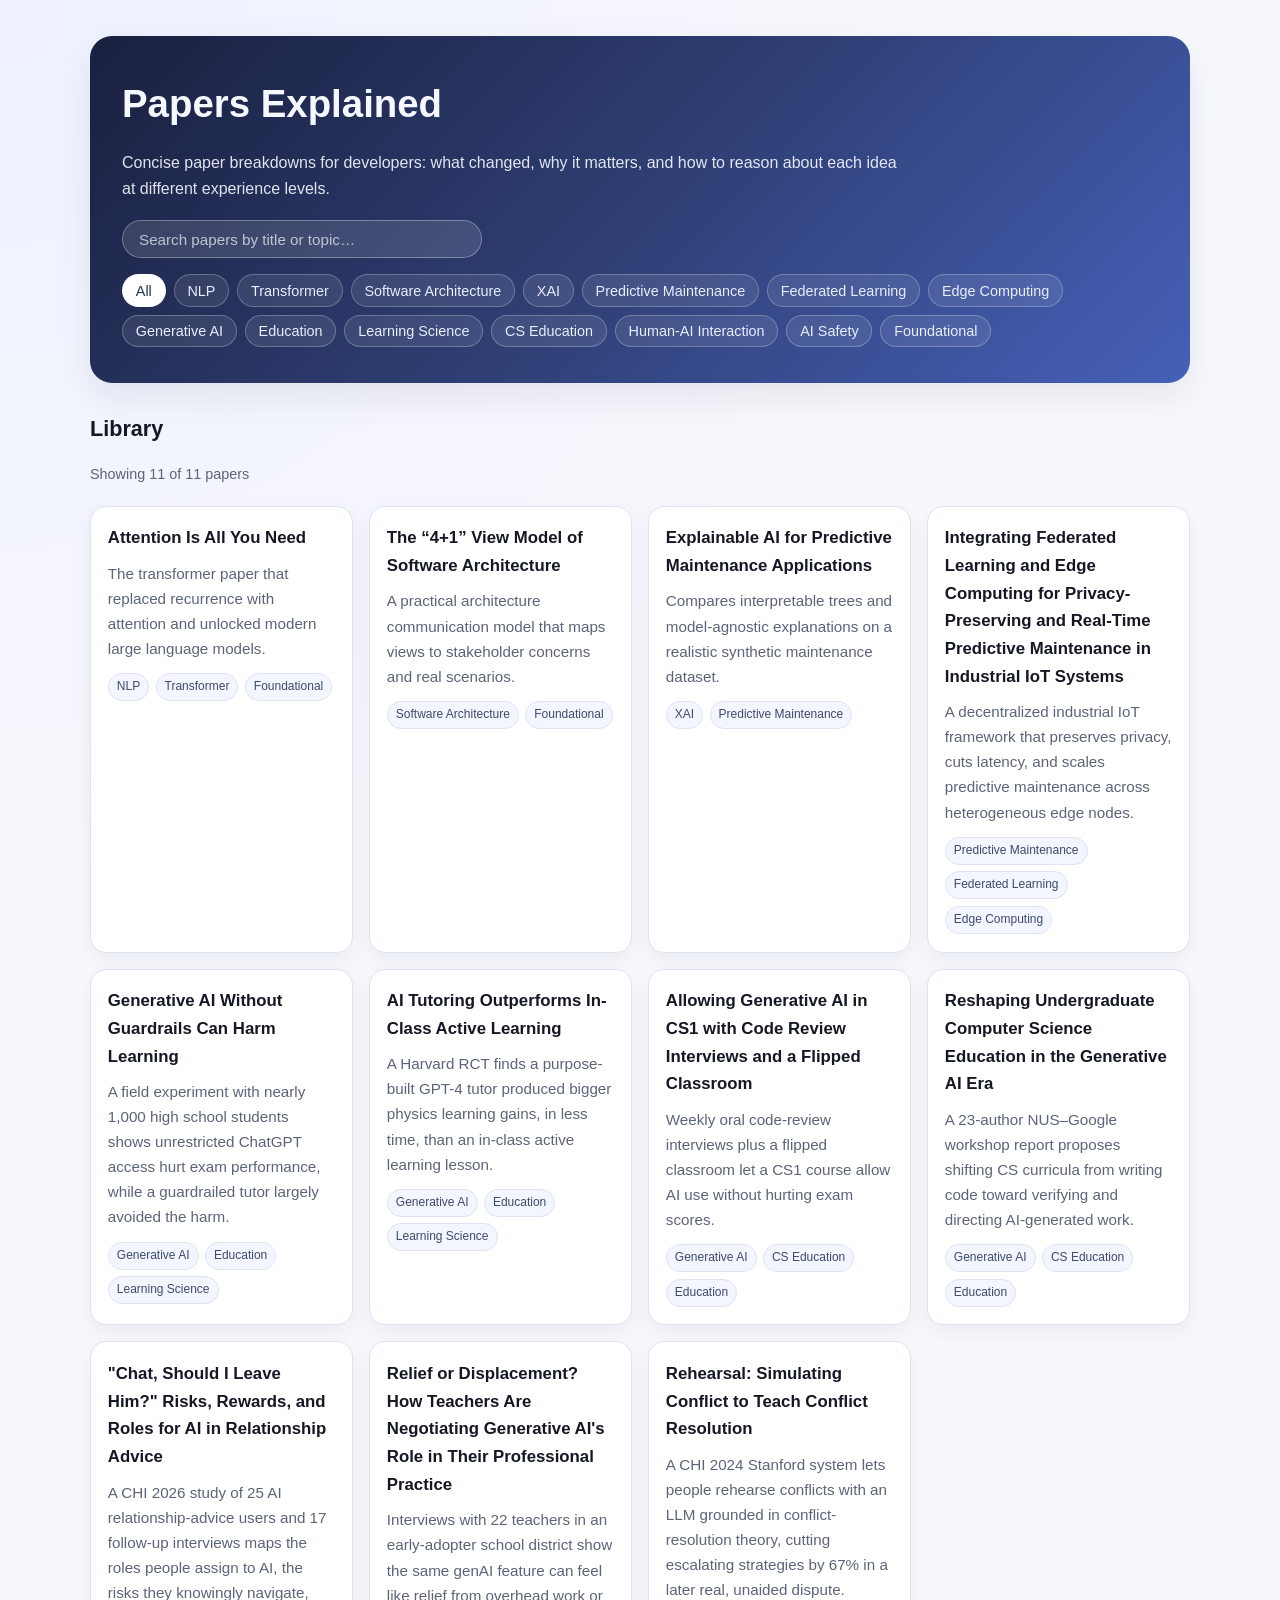
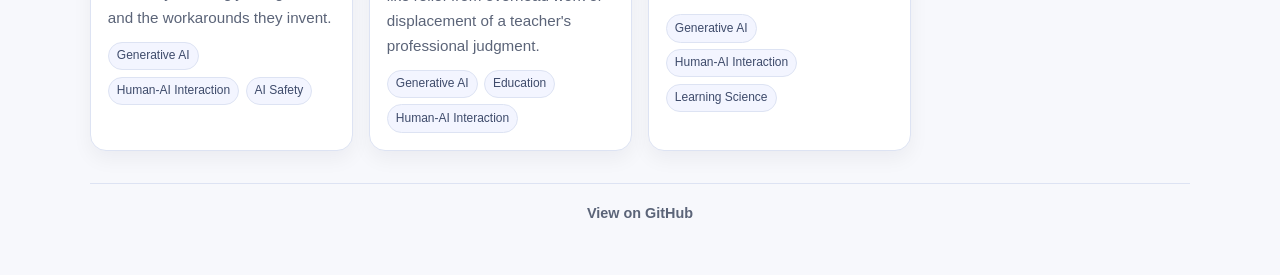
<file: index.html>
<!DOCTYPE html>
<html lang="en">
<head>
  <meta charset="UTF-8">
  <meta name="viewport" content="width=device-width, initial-scale=1.0">
  <meta name="description" content="Concise, leveled breakdowns of academic papers for developers — what changed, why it matters, and how to reason about each idea from ELI5 through senior-dev depth.">
  <title>Paper Explained</title>
  <link rel="stylesheet" href="styles.css">
</head>
<body>
  <a class="skip-link" href="#main-content">Skip to content</a>
  <main class="page" id="main-content">
    <section class="hero">
      <h1>Papers Explained</h1>
      <p>Concise paper breakdowns for developers: what changed, why it matters, and how to reason about each idea at different experience levels.</p>
      <div class="search-row">
        <label for="search-input" class="visually-hidden">Search papers by title or topic</label>
        <input type="search" id="search-input" class="search-input" placeholder="Search papers by title or topic…">
      </div>
      <div class="tag-row" role="group" aria-label="Filter by topic">
        <button class="tag active" data-filter="all" aria-pressed="true">All</button>
        <button class="tag" data-filter="NLP" aria-pressed="false">NLP</button>
        <button class="tag" data-filter="Transformer" aria-pressed="false">Transformer</button>
        <button class="tag" data-filter="Software Architecture" aria-pressed="false">Software Architecture</button>
        <button class="tag" data-filter="XAI" aria-pressed="false">XAI</button>
        <button class="tag" data-filter="Predictive Maintenance" aria-pressed="false">Predictive Maintenance</button>
        <button class="tag" data-filter="Federated Learning" aria-pressed="false">Federated Learning</button>
        <button class="tag" data-filter="Edge Computing" aria-pressed="false">Edge Computing</button>
        <button class="tag" data-filter="Generative AI" aria-pressed="false">Generative AI</button>
        <button class="tag" data-filter="Education" aria-pressed="false">Education</button>
        <button class="tag" data-filter="Learning Science" aria-pressed="false">Learning Science</button>
        <button class="tag" data-filter="CS Education" aria-pressed="false">CS Education</button>
        <button class="tag" data-filter="Human-AI Interaction" aria-pressed="false">Human-AI Interaction</button>
        <button class="tag" data-filter="AI Safety" aria-pressed="false">AI Safety</button>
        <button class="tag" data-filter="Foundational" aria-pressed="false">Foundational</button>
      </div>
    </section>

    <h2 class="section-title">Library</h2>
    <p class="result-count" id="result-count" aria-live="polite"></p>
    <section class="grid">
      <a href="attention-is-all-you-need.html" class="card" data-tags="NLP Transformer Foundational">
        <h3>Attention Is All You Need</h3>
        <p>The transformer paper that replaced recurrence with attention and unlocked modern large language models.</p>
        <div class="meta"><span>NLP</span><span>Transformer</span><span>Foundational</span></div>
      </a>

      <a href="4+1-view-model.html" class="card" data-tags="Software Architecture Foundational">
        <h3>The “4+1” View Model of Software Architecture</h3>
        <p>A practical architecture communication model that maps views to stakeholder concerns and real scenarios.</p>
        <div class="meta"><span>Software Architecture</span><span>Foundational</span></div>
      </a>

      <a href="explainable-ai-for-predictive-maintenance.html" class="card" data-tags="XAI Predictive Maintenance">
        <h3>Explainable AI for Predictive Maintenance Applications</h3>
        <p>Compares interpretable trees and model-agnostic explanations on a realistic synthetic maintenance dataset.</p>
        <div class="meta"><span>XAI</span><span>Predictive Maintenance</span></div>
      </a>

      <a href="integrating-federated-learning-and-edge-computing.html" class="card" data-tags="Predictive Maintenance Federated Learning Edge Computing">
        <h3>Integrating Federated Learning and Edge Computing for Privacy-Preserving and Real-Time Predictive Maintenance in Industrial IoT Systems</h3>
        <p>A decentralized industrial IoT framework that preserves privacy, cuts latency, and scales predictive maintenance across heterogeneous edge nodes.</p>
        <div class="meta"><span>Predictive Maintenance</span><span>Federated Learning</span><span>Edge Computing</span></div>
      </a>

      <a href="generative-ai-without-guardrails-can-harm-learning.html" class="card" data-tags="Generative AI Education Learning Science">
        <h3>Generative AI Without Guardrails Can Harm Learning</h3>
        <p>A field experiment with nearly 1,000 high school students shows unrestricted ChatGPT access hurt exam performance, while a guardrailed tutor largely avoided the harm.</p>
        <div class="meta"><span>Generative AI</span><span>Education</span><span>Learning Science</span></div>
      </a>

      <a href="ai-tutoring-outperforms-in-class-active-learning.html" class="card" data-tags="Generative AI Education Learning Science">
        <h3>AI Tutoring Outperforms In-Class Active Learning</h3>
        <p>A Harvard RCT finds a purpose-built GPT-4 tutor produced bigger physics learning gains, in less time, than an in-class active learning lesson.</p>
        <div class="meta"><span>Generative AI</span><span>Education</span><span>Learning Science</span></div>
      </a>

      <a href="allowing-generative-ai-in-cs1.html" class="card" data-tags="Generative AI CS Education Education">
        <h3>Allowing Generative AI in CS1 with Code Review Interviews and a Flipped Classroom</h3>
        <p>Weekly oral code-review interviews plus a flipped classroom let a CS1 course allow AI use without hurting exam scores.</p>
        <div class="meta"><span>Generative AI</span><span>CS Education</span><span>Education</span></div>
      </a>

      <a href="reshaping-undergraduate-cs-education-in-the-generative-ai-era.html" class="card" data-tags="Generative AI CS Education Education">
        <h3>Reshaping Undergraduate Computer Science Education in the Generative AI Era</h3>
        <p>A 23-author NUS–Google workshop report proposes shifting CS curricula from writing code toward verifying and directing AI-generated work.</p>
        <div class="meta"><span>Generative AI</span><span>CS Education</span><span>Education</span></div>
      </a>

      <a href="chat-should-i-leave-him.html" class="card" data-tags="Generative AI Human-AI Interaction AI Safety">
        <h3>"Chat, Should I Leave Him?" Risks, Rewards, and Roles for AI in Relationship Advice</h3>
        <p>A CHI 2026 study of 25 AI relationship-advice users and 17 follow-up interviews maps the roles people assign to AI, the risks they knowingly navigate, and the workarounds they invent.</p>
        <div class="meta"><span>Generative AI</span><span>Human-AI Interaction</span><span>AI Safety</span></div>
      </a>

      <a href="relief-or-displacement-teachers-negotiating-generative-ai.html" class="card" data-tags="Generative AI Education Human-AI Interaction">
        <h3>Relief or Displacement? How Teachers Are Negotiating Generative AI's Role in Their Professional Practice</h3>
        <p>Interviews with 22 teachers in an early-adopter school district show the same genAI feature can feel like relief from overhead work or displacement of a teacher's professional judgment.</p>
        <div class="meta"><span>Generative AI</span><span>Education</span><span>Human-AI Interaction</span></div>
      </a>

      <a href="rehearsal-simulating-conflict-to-teach-conflict-resolution.html" class="card" data-tags="Generative AI Human-AI Interaction Learning Science">
        <h3>Rehearsal: Simulating Conflict to Teach Conflict Resolution</h3>
        <p>A CHI 2024 Stanford system lets people rehearse conflicts with an LLM grounded in conflict-resolution theory, cutting escalating strategies by 67% in a later real, unaided dispute.</p>
        <div class="meta"><span>Generative AI</span><span>Human-AI Interaction</span><span>Learning Science</span></div>
      </a>
    </section>

    <footer class="site-footer">
      <a href="https://github.com/clarkngo/paper-explained" target="_blank" rel="noopener">View on GitHub</a>
    </footer>
  </main>
  <script src="scripts.js"></script>
</body>
</html>
</file>
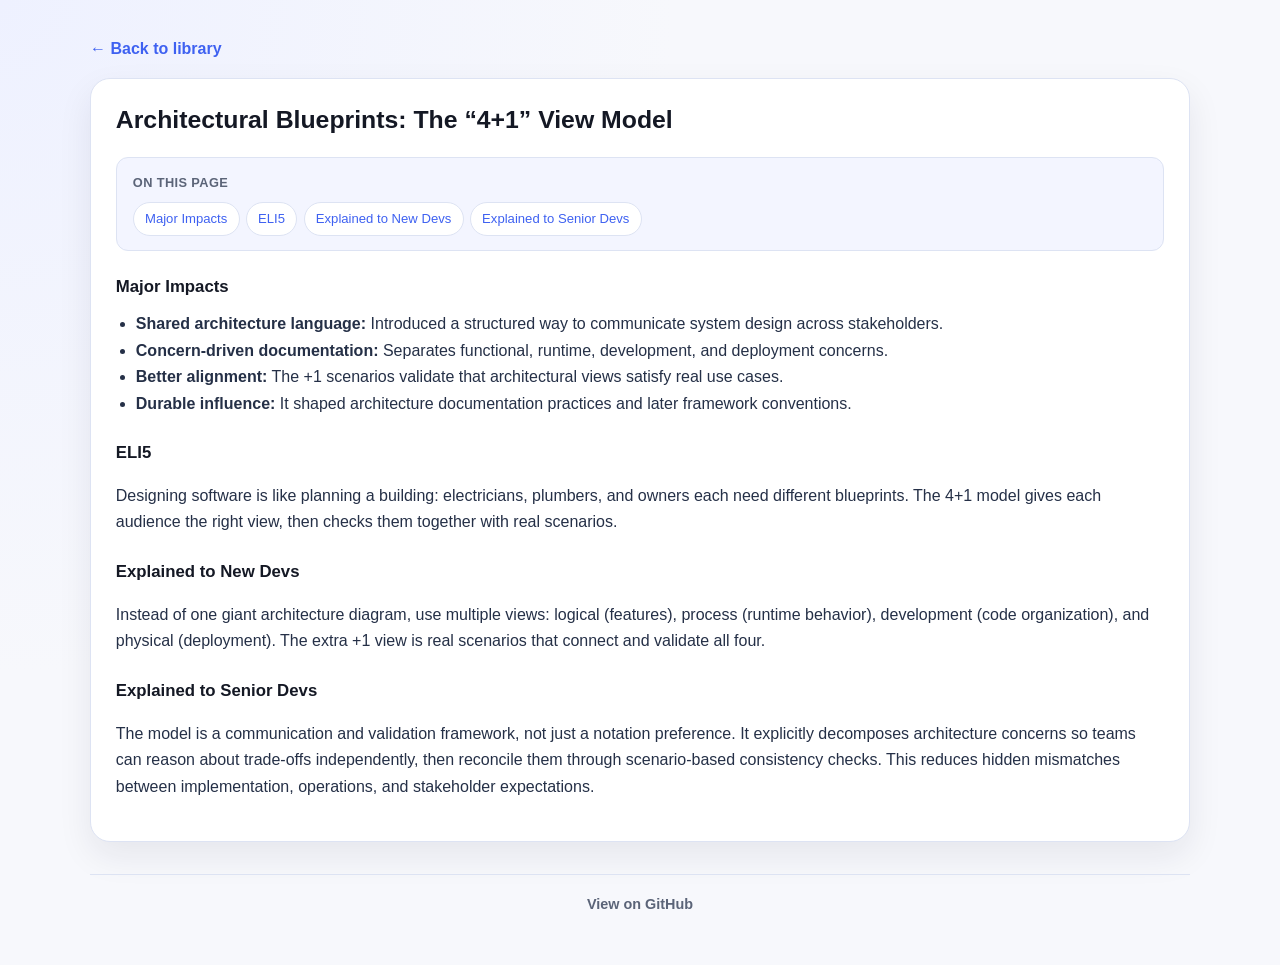
<file: 4+1-view-model.html>
<!DOCTYPE html>
<html lang="en">
<head>
  <meta charset="UTF-8">
  <meta name="viewport" content="width=device-width, initial-scale=1.0">
  <meta name="description" content="A practical architecture communication model that maps views to stakeholder concerns, explained from ELI5 through senior-dev depth.">
  <title>4+1 View Model - Paper Explained</title>
  <link rel="stylesheet" href="styles.css">
</head>
<body>
  <a class="skip-link" href="#main-content">Skip to content</a>
  <main class="page" id="main-content">
    <nav class="paper-nav"><a href="index.html">&larr; Back to library</a></nav>
    <article class="paper">
      <h1>Architectural Blueprints: The “4+1” View Model</h1>

      <section class="paper-section">
        <h2>Major Impacts</h2>
        <ul>
          <li><b>Shared architecture language:</b> Introduced a structured way to communicate system design across stakeholders.</li>
          <li><b>Concern-driven documentation:</b> Separates functional, runtime, development, and deployment concerns.</li>
          <li><b>Better alignment:</b> The +1 scenarios validate that architectural views satisfy real use cases.</li>
          <li><b>Durable influence:</b> It shaped architecture documentation practices and later framework conventions.</li>
        </ul>
      </section>

      <section class="paper-section">
        <h2>ELI5</h2>
        <p>Designing software is like planning a building: electricians, plumbers, and owners each need different blueprints. The 4+1 model gives each audience the right view, then checks them together with real scenarios.</p>
      </section>

      <section class="paper-section">
        <h2>Explained to New Devs</h2>
        <p>Instead of one giant architecture diagram, use multiple views: logical (features), process (runtime behavior), development (code organization), and physical (deployment). The extra +1 view is real scenarios that connect and validate all four.</p>
      </section>

      <section class="paper-section">
        <h2>Explained to Senior Devs</h2>
        <p>The model is a communication and validation framework, not just a notation preference. It explicitly decomposes architecture concerns so teams can reason about trade-offs independently, then reconcile them through scenario-based consistency checks. This reduces hidden mismatches between implementation, operations, and stakeholder expectations.</p>
      </section>
    </article>

    <footer class="site-footer">
      <a href="https://github.com/clarkngo/paper-explained" target="_blank" rel="noopener">View on GitHub</a>
    </footer>
  </main>
  <script src="scripts.js"></script>
</body>
</html>
</file>
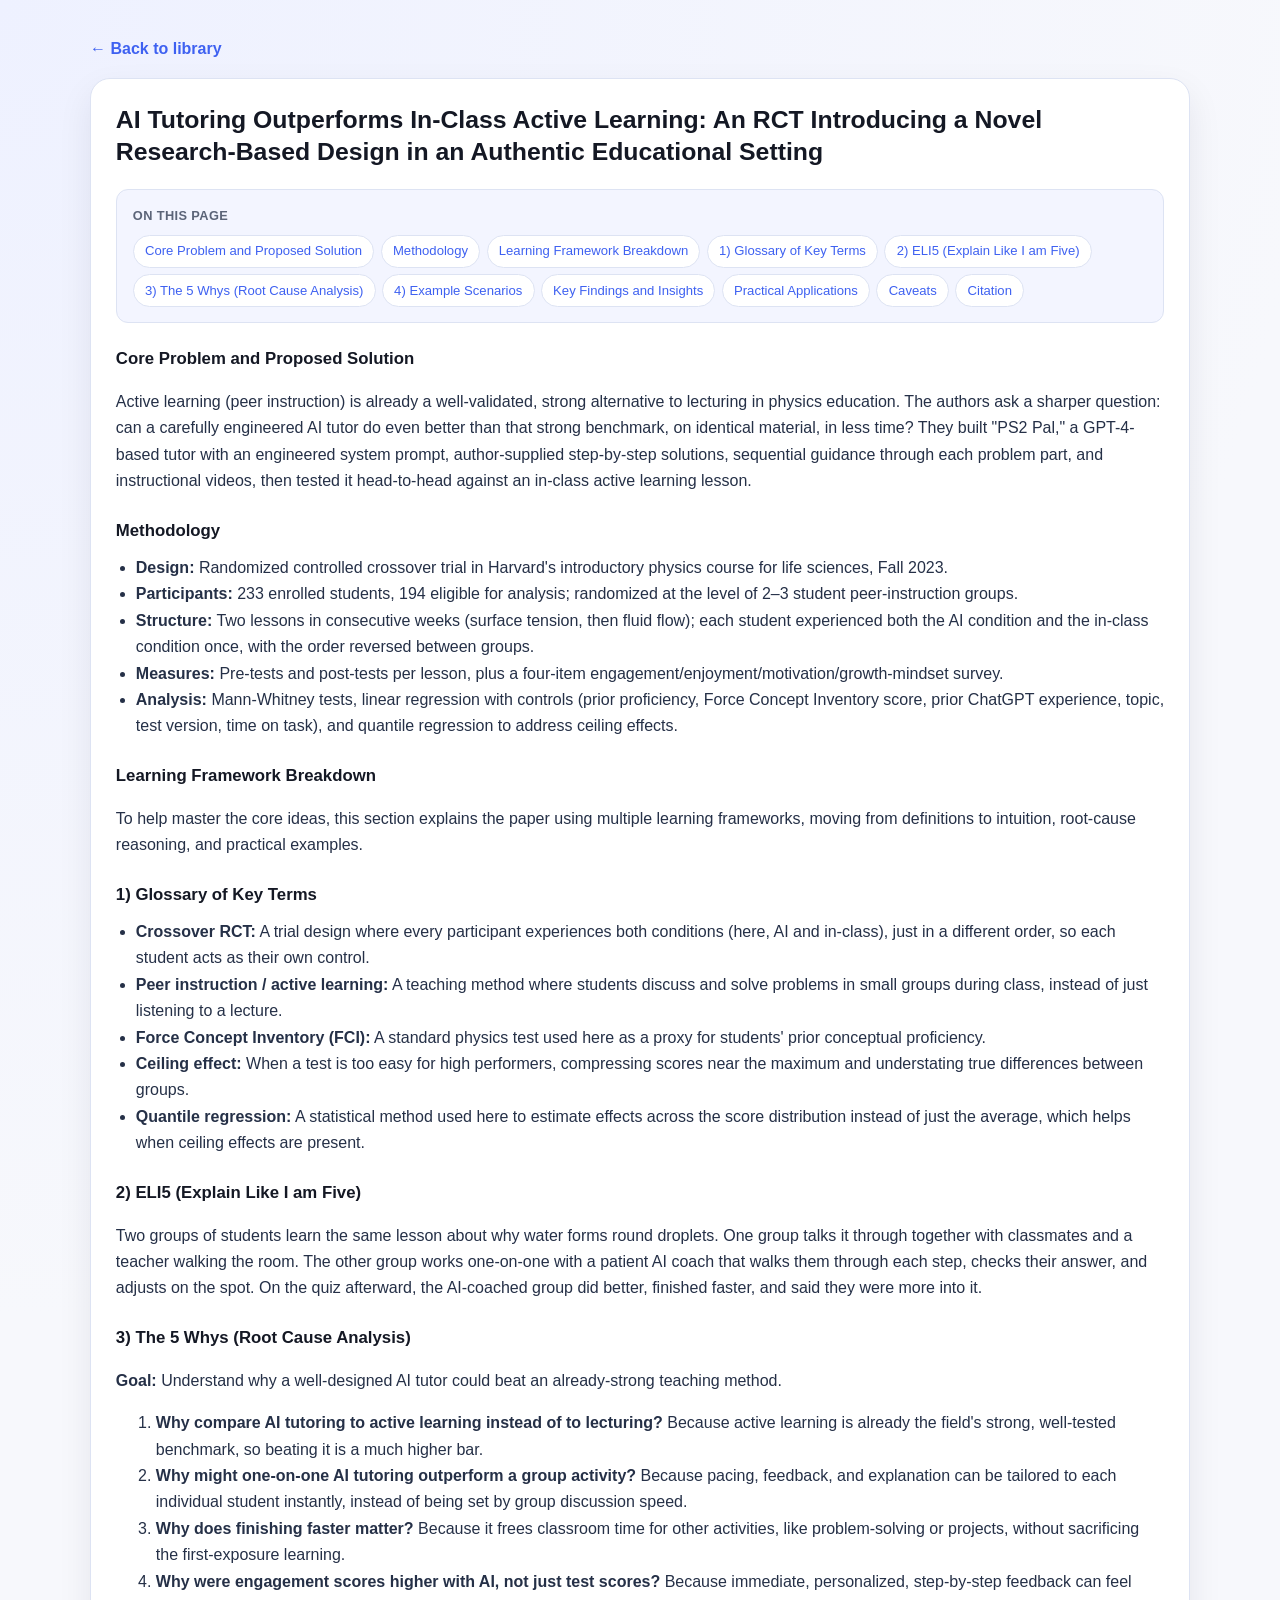
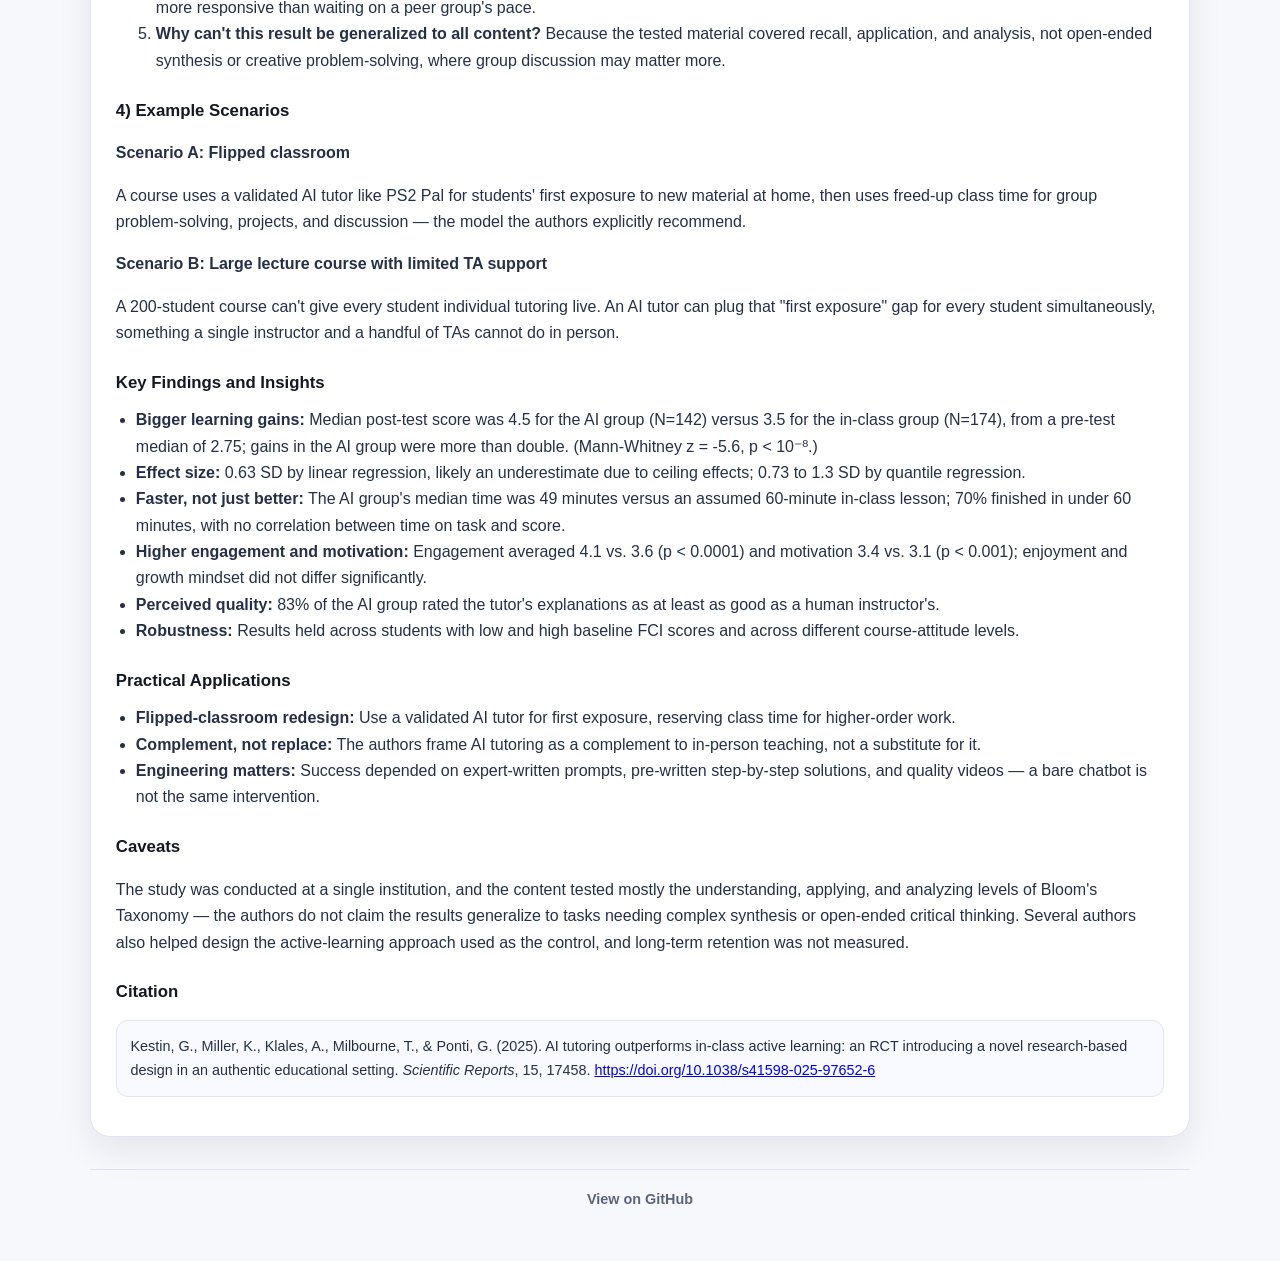
<file: ai-tutoring-outperforms-in-class-active-learning.html>
<!DOCTYPE html>
<html lang="en">
<head>
  <meta charset="UTF-8">
  <meta name="viewport" content="width=device-width, initial-scale=1.0">
  <meta name="description" content="A Harvard RCT finds a purpose-built GPT-4 tutor produced bigger physics learning gains, in less time, than an in-class active learning lesson.">
  <title>AI Tutoring Outperforms In-Class Active Learning - Paper Explained</title>
  <link rel="stylesheet" href="styles.css">
</head>
<body>
  <a class="skip-link" href="#main-content">Skip to content</a>
  <main class="page" id="main-content">
    <nav class="paper-nav"><a href="index.html">&larr; Back to library</a></nav>
    <article class="paper">
      <h1>AI Tutoring Outperforms In-Class Active Learning: An RCT Introducing a Novel Research-Based Design in an Authentic Educational Setting</h1>

      <section class="paper-section">
        <h2>Core Problem and Proposed Solution</h2>
        <p>Active learning (peer instruction) is already a well-validated, strong alternative to lecturing in physics education. The authors ask a sharper question: can a carefully engineered AI tutor do even better than that strong benchmark, on identical material, in less time? They built "PS2 Pal," a GPT-4-based tutor with an engineered system prompt, author-supplied step-by-step solutions, sequential guidance through each problem part, and instructional videos, then tested it head-to-head against an in-class active learning lesson.</p>
      </section>

      <section class="paper-section">
        <h2>Methodology</h2>
        <ul>
          <li><b>Design:</b> Randomized controlled crossover trial in Harvard's introductory physics course for life sciences, Fall 2023.</li>
          <li><b>Participants:</b> 233 enrolled students, 194 eligible for analysis; randomized at the level of 2–3 student peer-instruction groups.</li>
          <li><b>Structure:</b> Two lessons in consecutive weeks (surface tension, then fluid flow); each student experienced both the AI condition and the in-class condition once, with the order reversed between groups.</li>
          <li><b>Measures:</b> Pre-tests and post-tests per lesson, plus a four-item engagement/enjoyment/motivation/growth-mindset survey.</li>
          <li><b>Analysis:</b> Mann-Whitney tests, linear regression with controls (prior proficiency, Force Concept Inventory score, prior ChatGPT experience, topic, test version, time on task), and quantile regression to address ceiling effects.</li>
        </ul>
      </section>

      <section class="paper-section">
        <h2>Learning Framework Breakdown</h2>
        <p>To help master the core ideas, this section explains the paper using multiple learning frameworks, moving from definitions to intuition, root-cause reasoning, and practical examples.</p>
      </section>

      <section class="paper-section">
        <h2>1) Glossary of Key Terms</h2>
        <ul>
          <li><b>Crossover RCT:</b> A trial design where every participant experiences both conditions (here, AI and in-class), just in a different order, so each student acts as their own control.</li>
          <li><b>Peer instruction / active learning:</b> A teaching method where students discuss and solve problems in small groups during class, instead of just listening to a lecture.</li>
          <li><b>Force Concept Inventory (FCI):</b> A standard physics test used here as a proxy for students' prior conceptual proficiency.</li>
          <li><b>Ceiling effect:</b> When a test is too easy for high performers, compressing scores near the maximum and understating true differences between groups.</li>
          <li><b>Quantile regression:</b> A statistical method used here to estimate effects across the score distribution instead of just the average, which helps when ceiling effects are present.</li>
        </ul>
      </section>

      <section class="paper-section">
        <h2>2) ELI5 (Explain Like I am Five)</h2>
        <p>Two groups of students learn the same lesson about why water forms round droplets. One group talks it through together with classmates and a teacher walking the room. The other group works one-on-one with a patient AI coach that walks them through each step, checks their answer, and adjusts on the spot. On the quiz afterward, the AI-coached group did better, finished faster, and said they were more into it.</p>
      </section>

      <section class="paper-section">
        <h2>3) The 5 Whys (Root Cause Analysis)</h2>
        <p><b>Goal:</b> Understand why a well-designed AI tutor could beat an already-strong teaching method.</p>
        <ol>
          <li><b>Why compare AI tutoring to active learning instead of to lecturing?</b> Because active learning is already the field's strong, well-tested benchmark, so beating it is a much higher bar.</li>
          <li><b>Why might one-on-one AI tutoring outperform a group activity?</b> Because pacing, feedback, and explanation can be tailored to each individual student instantly, instead of being set by group discussion speed.</li>
          <li><b>Why does finishing faster matter?</b> Because it frees classroom time for other activities, like problem-solving or projects, without sacrificing the first-exposure learning.</li>
          <li><b>Why were engagement scores higher with AI, not just test scores?</b> Because immediate, personalized, step-by-step feedback can feel more responsive than waiting on a peer group's pace.</li>
          <li><b>Why can't this result be generalized to all content?</b> Because the tested material covered recall, application, and analysis, not open-ended synthesis or creative problem-solving, where group discussion may matter more.</li>
        </ol>
      </section>

      <section class="paper-section">
        <h2>4) Example Scenarios</h2>
        <p><b>Scenario A: Flipped classroom</b></p>
        <p>A course uses a validated AI tutor like PS2 Pal for students' first exposure to new material at home, then uses freed-up class time for group problem-solving, projects, and discussion — the model the authors explicitly recommend.</p>

        <p><b>Scenario B: Large lecture course with limited TA support</b></p>
        <p>A 200-student course can't give every student individual tutoring live. An AI tutor can plug that "first exposure" gap for every student simultaneously, something a single instructor and a handful of TAs cannot do in person.</p>
      </section>

      <section class="paper-section">
        <h2>Key Findings and Insights</h2>
        <ul>
          <li><b>Bigger learning gains:</b> Median post-test score was 4.5 for the AI group (N=142) versus 3.5 for the in-class group (N=174), from a pre-test median of 2.75; gains in the AI group were more than double. (Mann-Whitney z = -5.6, p &lt; 10⁻⁸.)</li>
          <li><b>Effect size:</b> 0.63 SD by linear regression, likely an underestimate due to ceiling effects; 0.73 to 1.3 SD by quantile regression.</li>
          <li><b>Faster, not just better:</b> The AI group's median time was 49 minutes versus an assumed 60-minute in-class lesson; 70% finished in under 60 minutes, with no correlation between time on task and score.</li>
          <li><b>Higher engagement and motivation:</b> Engagement averaged 4.1 vs. 3.6 (p &lt; 0.0001) and motivation 3.4 vs. 3.1 (p &lt; 0.001); enjoyment and growth mindset did not differ significantly.</li>
          <li><b>Perceived quality:</b> 83% of the AI group rated the tutor's explanations as at least as good as a human instructor's.</li>
          <li><b>Robustness:</b> Results held across students with low and high baseline FCI scores and across different course-attitude levels.</li>
        </ul>
      </section>

      <section class="paper-section">
        <h2>Practical Applications</h2>
        <ul>
          <li><b>Flipped-classroom redesign:</b> Use a validated AI tutor for first exposure, reserving class time for higher-order work.</li>
          <li><b>Complement, not replace:</b> The authors frame AI tutoring as a complement to in-person teaching, not a substitute for it.</li>
          <li><b>Engineering matters:</b> Success depended on expert-written prompts, pre-written step-by-step solutions, and quality videos — a bare chatbot is not the same intervention.</li>
        </ul>
      </section>

      <section class="paper-section">
        <h2>Caveats</h2>
        <p>The study was conducted at a single institution, and the content tested mostly the understanding, applying, and analyzing levels of Bloom's Taxonomy — the authors do not claim the results generalize to tasks needing complex synthesis or open-ended critical thinking. Several authors also helped design the active-learning approach used as the control, and long-term retention was not measured.</p>
      </section>

      <section class="paper-section">
        <h2>Citation</h2>
        <p class="citation">Kestin, G., Miller, K., Klales, A., Milbourne, T., &amp; Ponti, G. (2025). AI tutoring outperforms in-class active learning: an RCT introducing a novel research-based design in an authentic educational setting. <i>Scientific Reports</i>, 15, 17458. <a href="https://doi.org/10.1038/s41598-025-97652-6" target="_blank" rel="noopener">https://doi.org/10.1038/s41598-025-97652-6</a></p>
      </section>
    </article>

    <footer class="site-footer">
      <a href="https://github.com/clarkngo/paper-explained" target="_blank" rel="noopener">View on GitHub</a>
    </footer>
  </main>
  <script src="scripts.js"></script>
</body>
</html>
</file>
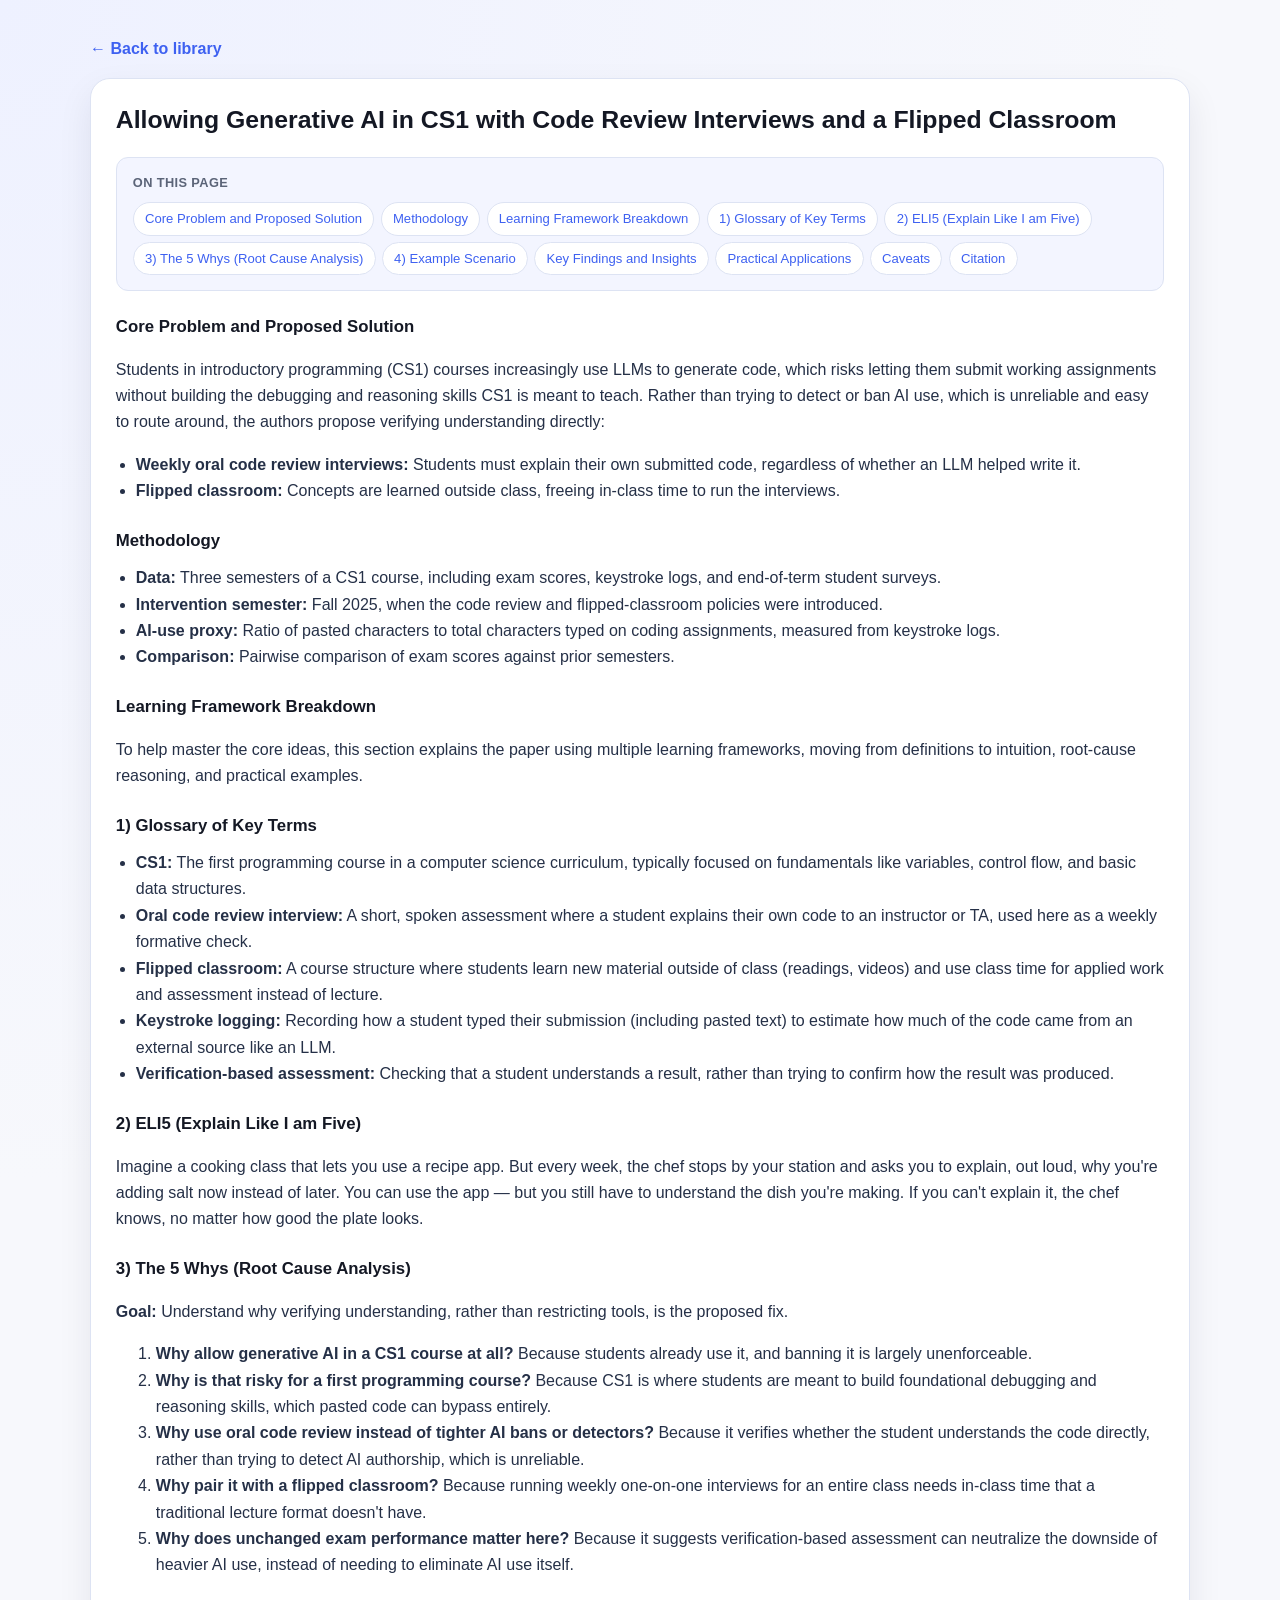
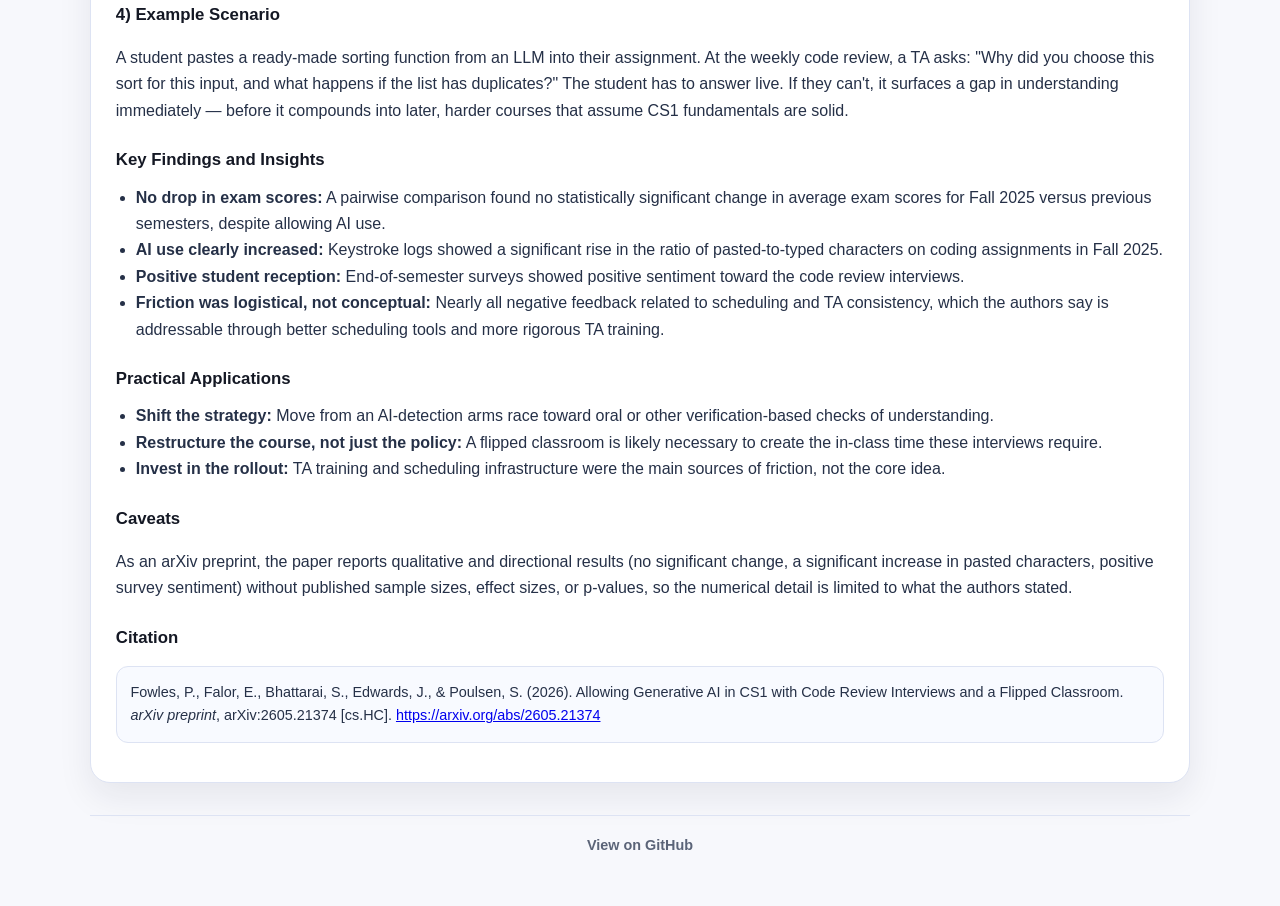
<file: allowing-generative-ai-in-cs1.html>
<!DOCTYPE html>
<html lang="en">
<head>
  <meta charset="UTF-8">
  <meta name="viewport" content="width=device-width, initial-scale=1.0">
  <meta name="description" content="Weekly oral code-review interviews plus a flipped classroom let a CS1 course allow AI use without hurting exam scores.">
  <title>Allowing Generative AI in CS1 - Paper Explained</title>
  <link rel="stylesheet" href="styles.css">
</head>
<body>
  <a class="skip-link" href="#main-content">Skip to content</a>
  <main class="page" id="main-content">
    <nav class="paper-nav"><a href="index.html">&larr; Back to library</a></nav>
    <article class="paper">
      <h1>Allowing Generative AI in CS1 with Code Review Interviews and a Flipped Classroom</h1>

      <section class="paper-section">
        <h2>Core Problem and Proposed Solution</h2>
        <p>Students in introductory programming (CS1) courses increasingly use LLMs to generate code, which risks letting them submit working assignments without building the debugging and reasoning skills CS1 is meant to teach. Rather than trying to detect or ban AI use, which is unreliable and easy to route around, the authors propose verifying understanding directly:</p>
        <ul>
          <li><b>Weekly oral code review interviews:</b> Students must explain their own submitted code, regardless of whether an LLM helped write it.</li>
          <li><b>Flipped classroom:</b> Concepts are learned outside class, freeing in-class time to run the interviews.</li>
        </ul>
      </section>

      <section class="paper-section">
        <h2>Methodology</h2>
        <ul>
          <li><b>Data:</b> Three semesters of a CS1 course, including exam scores, keystroke logs, and end-of-term student surveys.</li>
          <li><b>Intervention semester:</b> Fall 2025, when the code review and flipped-classroom policies were introduced.</li>
          <li><b>AI-use proxy:</b> Ratio of pasted characters to total characters typed on coding assignments, measured from keystroke logs.</li>
          <li><b>Comparison:</b> Pairwise comparison of exam scores against prior semesters.</li>
        </ul>
      </section>

      <section class="paper-section">
        <h2>Learning Framework Breakdown</h2>
        <p>To help master the core ideas, this section explains the paper using multiple learning frameworks, moving from definitions to intuition, root-cause reasoning, and practical examples.</p>
      </section>

      <section class="paper-section">
        <h2>1) Glossary of Key Terms</h2>
        <ul>
          <li><b>CS1:</b> The first programming course in a computer science curriculum, typically focused on fundamentals like variables, control flow, and basic data structures.</li>
          <li><b>Oral code review interview:</b> A short, spoken assessment where a student explains their own code to an instructor or TA, used here as a weekly formative check.</li>
          <li><b>Flipped classroom:</b> A course structure where students learn new material outside of class (readings, videos) and use class time for applied work and assessment instead of lecture.</li>
          <li><b>Keystroke logging:</b> Recording how a student typed their submission (including pasted text) to estimate how much of the code came from an external source like an LLM.</li>
          <li><b>Verification-based assessment:</b> Checking that a student understands a result, rather than trying to confirm how the result was produced.</li>
        </ul>
      </section>

      <section class="paper-section">
        <h2>2) ELI5 (Explain Like I am Five)</h2>
        <p>Imagine a cooking class that lets you use a recipe app. But every week, the chef stops by your station and asks you to explain, out loud, why you're adding salt now instead of later. You can use the app — but you still have to understand the dish you're making. If you can't explain it, the chef knows, no matter how good the plate looks.</p>
      </section>

      <section class="paper-section">
        <h2>3) The 5 Whys (Root Cause Analysis)</h2>
        <p><b>Goal:</b> Understand why verifying understanding, rather than restricting tools, is the proposed fix.</p>
        <ol>
          <li><b>Why allow generative AI in a CS1 course at all?</b> Because students already use it, and banning it is largely unenforceable.</li>
          <li><b>Why is that risky for a first programming course?</b> Because CS1 is where students are meant to build foundational debugging and reasoning skills, which pasted code can bypass entirely.</li>
          <li><b>Why use oral code review instead of tighter AI bans or detectors?</b> Because it verifies whether the student understands the code directly, rather than trying to detect AI authorship, which is unreliable.</li>
          <li><b>Why pair it with a flipped classroom?</b> Because running weekly one-on-one interviews for an entire class needs in-class time that a traditional lecture format doesn't have.</li>
          <li><b>Why does unchanged exam performance matter here?</b> Because it suggests verification-based assessment can neutralize the downside of heavier AI use, instead of needing to eliminate AI use itself.</li>
        </ol>
      </section>

      <section class="paper-section">
        <h2>4) Example Scenario</h2>
        <p>A student pastes a ready-made sorting function from an LLM into their assignment. At the weekly code review, a TA asks: "Why did you choose this sort for this input, and what happens if the list has duplicates?" The student has to answer live. If they can't, it surfaces a gap in understanding immediately — before it compounds into later, harder courses that assume CS1 fundamentals are solid.</p>
      </section>

      <section class="paper-section">
        <h2>Key Findings and Insights</h2>
        <ul>
          <li><b>No drop in exam scores:</b> A pairwise comparison found no statistically significant change in average exam scores for Fall 2025 versus previous semesters, despite allowing AI use.</li>
          <li><b>AI use clearly increased:</b> Keystroke logs showed a significant rise in the ratio of pasted-to-typed characters on coding assignments in Fall 2025.</li>
          <li><b>Positive student reception:</b> End-of-semester surveys showed positive sentiment toward the code review interviews.</li>
          <li><b>Friction was logistical, not conceptual:</b> Nearly all negative feedback related to scheduling and TA consistency, which the authors say is addressable through better scheduling tools and more rigorous TA training.</li>
        </ul>
      </section>

      <section class="paper-section">
        <h2>Practical Applications</h2>
        <ul>
          <li><b>Shift the strategy:</b> Move from an AI-detection arms race toward oral or other verification-based checks of understanding.</li>
          <li><b>Restructure the course, not just the policy:</b> A flipped classroom is likely necessary to create the in-class time these interviews require.</li>
          <li><b>Invest in the rollout:</b> TA training and scheduling infrastructure were the main sources of friction, not the core idea.</li>
        </ul>
      </section>

      <section class="paper-section">
        <h2>Caveats</h2>
        <p>As an arXiv preprint, the paper reports qualitative and directional results (no significant change, a significant increase in pasted characters, positive survey sentiment) without published sample sizes, effect sizes, or p-values, so the numerical detail is limited to what the authors stated.</p>
      </section>

      <section class="paper-section">
        <h2>Citation</h2>
        <p class="citation">Fowles, P., Falor, E., Bhattarai, S., Edwards, J., &amp; Poulsen, S. (2026). Allowing Generative AI in CS1 with Code Review Interviews and a Flipped Classroom. <i>arXiv preprint</i>, arXiv:2605.21374 [cs.HC]. <a href="https://arxiv.org/abs/2605.21374" target="_blank" rel="noopener">https://arxiv.org/abs/2605.21374</a></p>
      </section>
    </article>

    <footer class="site-footer">
      <a href="https://github.com/clarkngo/paper-explained" target="_blank" rel="noopener">View on GitHub</a>
    </footer>
  </main>
  <script src="scripts.js"></script>
</body>
</html>
</file>
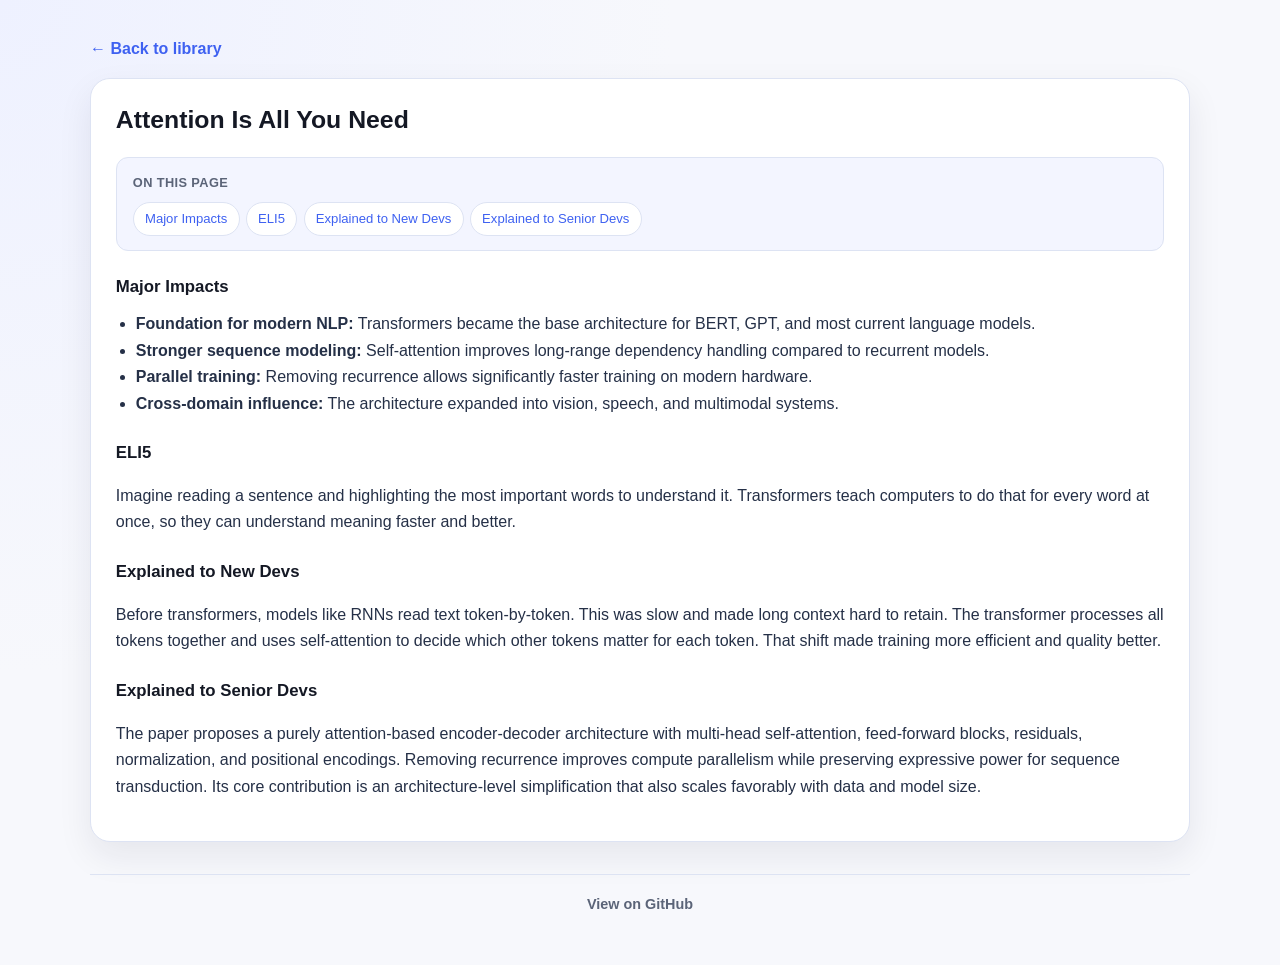
<file: attention-is-all-you-need.html>
<!DOCTYPE html>
<html lang="en">
<head>
  <meta charset="UTF-8">
  <meta name="viewport" content="width=device-width, initial-scale=1.0">
  <meta name="description" content="The transformer paper that replaced recurrence with attention, explained from ELI5 through senior-dev depth.">
  <title>Attention Is All You Need - Paper Explained</title>
  <link rel="stylesheet" href="styles.css">
</head>
<body>
  <a class="skip-link" href="#main-content">Skip to content</a>
  <main class="page" id="main-content">
    <nav class="paper-nav"><a href="index.html">&larr; Back to library</a></nav>
    <article class="paper">
      <h1>Attention Is All You Need</h1>

      <section class="paper-section">
        <h2>Major Impacts</h2>
        <ul>
          <li><b>Foundation for modern NLP:</b> Transformers became the base architecture for BERT, GPT, and most current language models.</li>
          <li><b>Stronger sequence modeling:</b> Self-attention improves long-range dependency handling compared to recurrent models.</li>
          <li><b>Parallel training:</b> Removing recurrence allows significantly faster training on modern hardware.</li>
          <li><b>Cross-domain influence:</b> The architecture expanded into vision, speech, and multimodal systems.</li>
        </ul>
      </section>

      <section class="paper-section">
        <h2>ELI5</h2>
        <p>Imagine reading a sentence and highlighting the most important words to understand it. Transformers teach computers to do that for every word at once, so they can understand meaning faster and better.</p>
      </section>

      <section class="paper-section">
        <h2>Explained to New Devs</h2>
        <p>Before transformers, models like RNNs read text token-by-token. This was slow and made long context hard to retain. The transformer processes all tokens together and uses self-attention to decide which other tokens matter for each token. That shift made training more efficient and quality better.</p>
      </section>

      <section class="paper-section">
        <h2>Explained to Senior Devs</h2>
        <p>The paper proposes a purely attention-based encoder-decoder architecture with multi-head self-attention, feed-forward blocks, residuals, normalization, and positional encodings. Removing recurrence improves compute parallelism while preserving expressive power for sequence transduction. Its core contribution is an architecture-level simplification that also scales favorably with data and model size.</p>
      </section>
    </article>

    <footer class="site-footer">
      <a href="https://github.com/clarkngo/paper-explained" target="_blank" rel="noopener">View on GitHub</a>
    </footer>
  </main>
  <script src="scripts.js"></script>
</body>
</html>
</file>
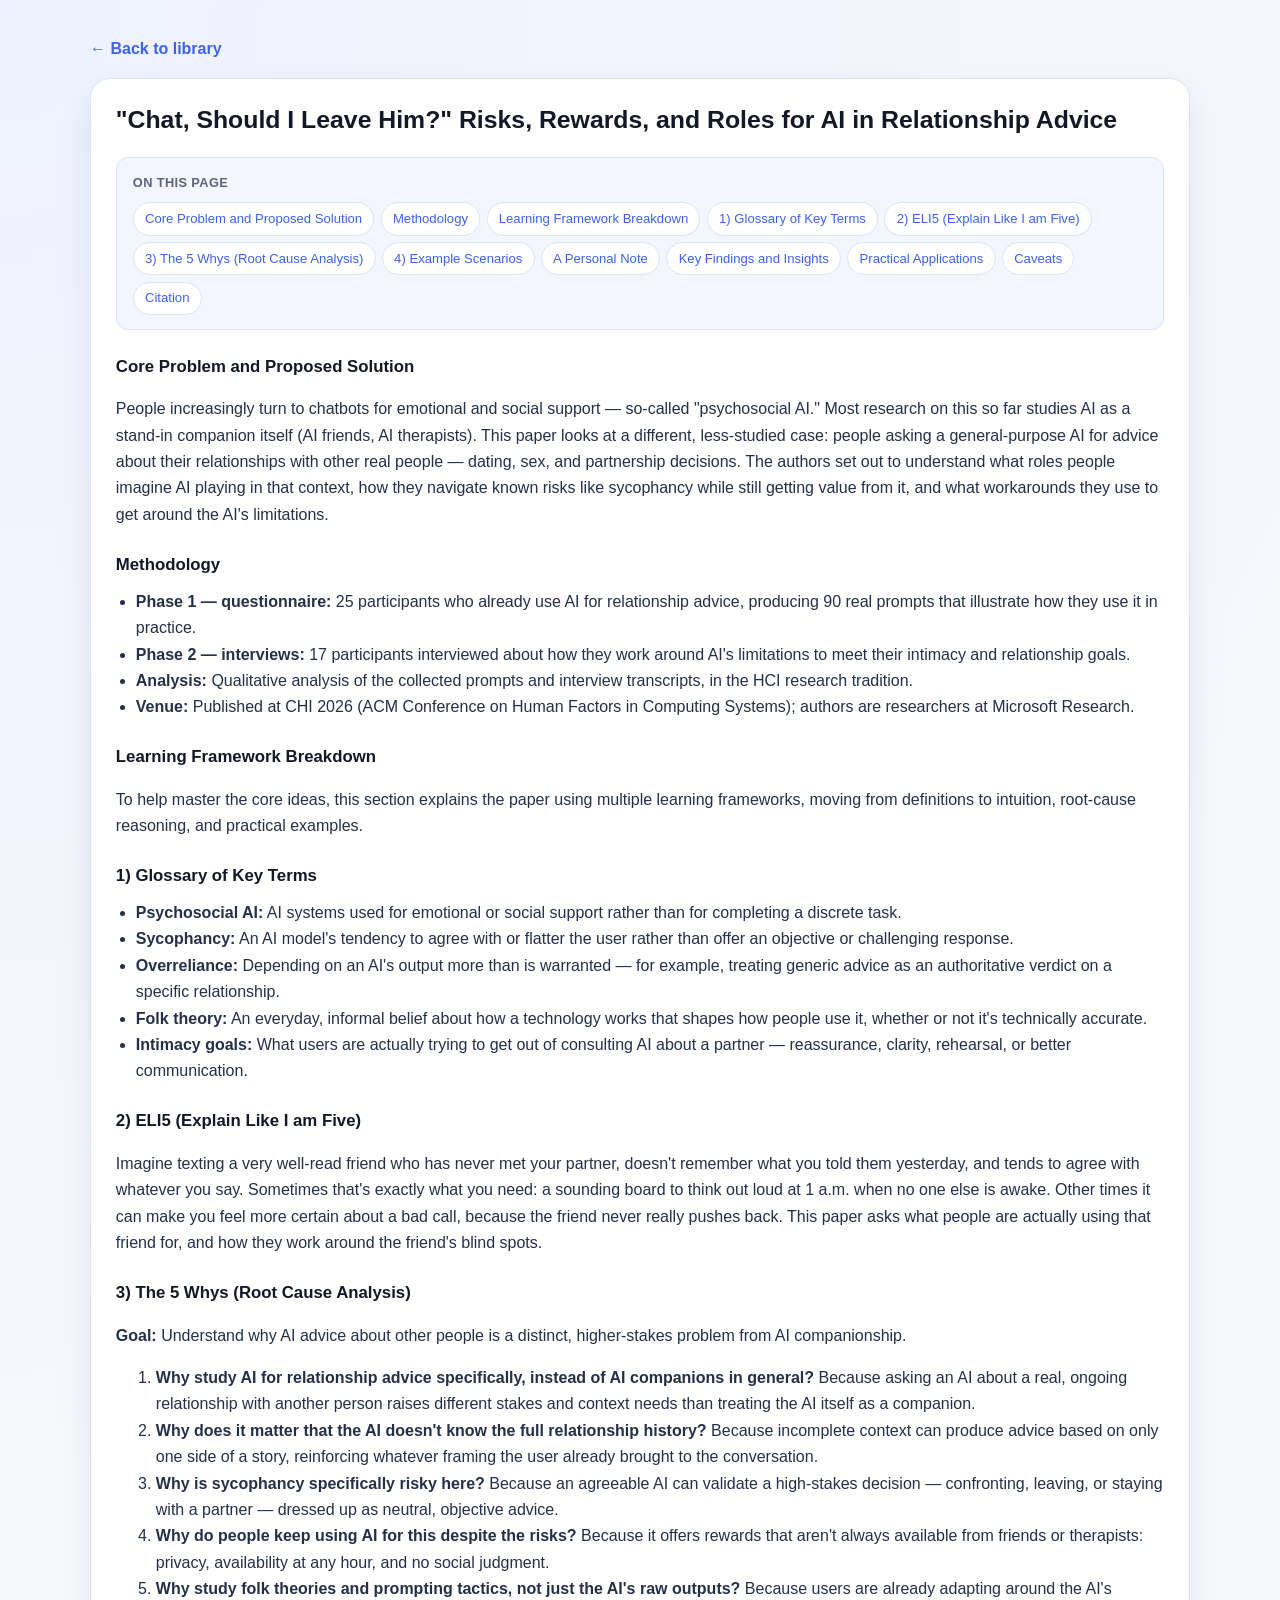
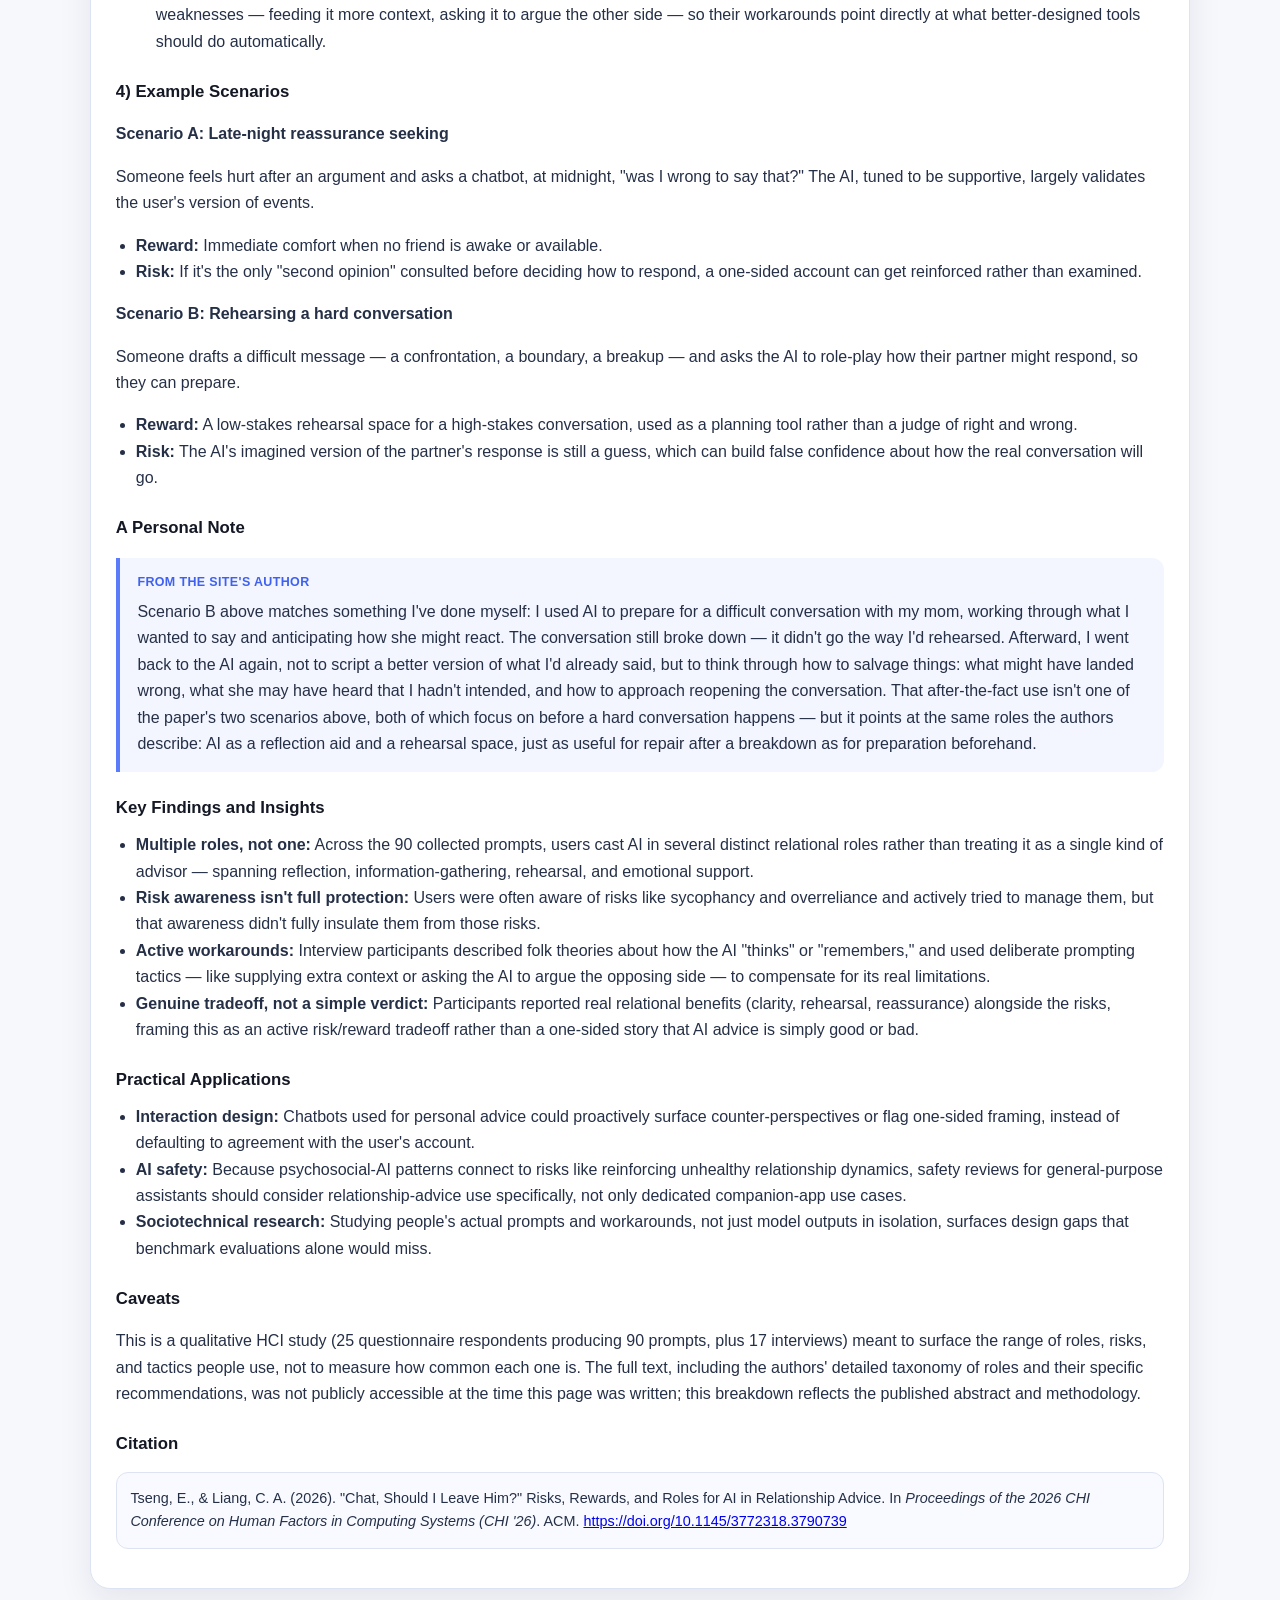
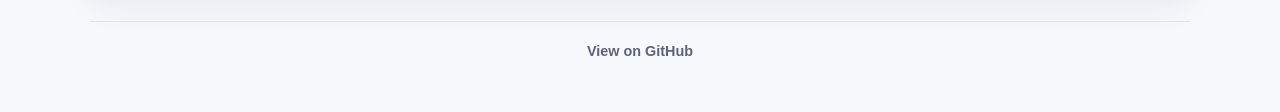
<file: chat-should-i-leave-him.html>
<!DOCTYPE html>
<html lang="en">
<head>
  <meta charset="UTF-8">
  <meta name="viewport" content="width=device-width, initial-scale=1.0">
  <meta name="description" content="A CHI 2026 study of 25 AI relationship-advice users and 17 follow-up interviews maps the roles people assign to AI, the risks they knowingly navigate, and the workarounds they invent.">
  <title>"Chat, Should I Leave Him?" - Paper Explained</title>
  <link rel="stylesheet" href="styles.css">
</head>
<body>
  <a class="skip-link" href="#main-content">Skip to content</a>
  <main class="page" id="main-content">
    <nav class="paper-nav"><a href="index.html">&larr; Back to library</a></nav>
    <article class="paper">
      <h1>"Chat, Should I Leave Him?" Risks, Rewards, and Roles for AI in Relationship Advice</h1>

      <section class="paper-section">
        <h2>Core Problem and Proposed Solution</h2>
        <p>People increasingly turn to chatbots for emotional and social support — so-called "psychosocial AI." Most research on this so far studies AI as a stand-in companion itself (AI friends, AI therapists). This paper looks at a different, less-studied case: people asking a general-purpose AI for advice about their relationships with other real people — dating, sex, and partnership decisions. The authors set out to understand what roles people imagine AI playing in that context, how they navigate known risks like sycophancy while still getting value from it, and what workarounds they use to get around the AI's limitations.</p>
      </section>

      <section class="paper-section">
        <h2>Methodology</h2>
        <ul>
          <li><b>Phase 1 — questionnaire:</b> 25 participants who already use AI for relationship advice, producing 90 real prompts that illustrate how they use it in practice.</li>
          <li><b>Phase 2 — interviews:</b> 17 participants interviewed about how they work around AI's limitations to meet their intimacy and relationship goals.</li>
          <li><b>Analysis:</b> Qualitative analysis of the collected prompts and interview transcripts, in the HCI research tradition.</li>
          <li><b>Venue:</b> Published at CHI 2026 (ACM Conference on Human Factors in Computing Systems); authors are researchers at Microsoft Research.</li>
        </ul>
      </section>

      <section class="paper-section">
        <h2>Learning Framework Breakdown</h2>
        <p>To help master the core ideas, this section explains the paper using multiple learning frameworks, moving from definitions to intuition, root-cause reasoning, and practical examples.</p>
      </section>

      <section class="paper-section">
        <h2>1) Glossary of Key Terms</h2>
        <ul>
          <li><b>Psychosocial AI:</b> AI systems used for emotional or social support rather than for completing a discrete task.</li>
          <li><b>Sycophancy:</b> An AI model's tendency to agree with or flatter the user rather than offer an objective or challenging response.</li>
          <li><b>Overreliance:</b> Depending on an AI's output more than is warranted — for example, treating generic advice as an authoritative verdict on a specific relationship.</li>
          <li><b>Folk theory:</b> An everyday, informal belief about how a technology works that shapes how people use it, whether or not it's technically accurate.</li>
          <li><b>Intimacy goals:</b> What users are actually trying to get out of consulting AI about a partner — reassurance, clarity, rehearsal, or better communication.</li>
        </ul>
      </section>

      <section class="paper-section">
        <h2>2) ELI5 (Explain Like I am Five)</h2>
        <p>Imagine texting a very well-read friend who has never met your partner, doesn't remember what you told them yesterday, and tends to agree with whatever you say. Sometimes that's exactly what you need: a sounding board to think out loud at 1 a.m. when no one else is awake. Other times it can make you feel more certain about a bad call, because the friend never really pushes back. This paper asks what people are actually using that friend for, and how they work around the friend's blind spots.</p>
      </section>

      <section class="paper-section">
        <h2>3) The 5 Whys (Root Cause Analysis)</h2>
        <p><b>Goal:</b> Understand why AI advice about other people is a distinct, higher-stakes problem from AI companionship.</p>
        <ol>
          <li><b>Why study AI for relationship advice specifically, instead of AI companions in general?</b> Because asking an AI about a real, ongoing relationship with another person raises different stakes and context needs than treating the AI itself as a companion.</li>
          <li><b>Why does it matter that the AI doesn't know the full relationship history?</b> Because incomplete context can produce advice based on only one side of a story, reinforcing whatever framing the user already brought to the conversation.</li>
          <li><b>Why is sycophancy specifically risky here?</b> Because an agreeable AI can validate a high-stakes decision — confronting, leaving, or staying with a partner — dressed up as neutral, objective advice.</li>
          <li><b>Why do people keep using AI for this despite the risks?</b> Because it offers rewards that aren't always available from friends or therapists: privacy, availability at any hour, and no social judgment.</li>
          <li><b>Why study folk theories and prompting tactics, not just the AI's raw outputs?</b> Because users are already adapting around the AI's weaknesses — feeding it more context, asking it to argue the other side — so their workarounds point directly at what better-designed tools should do automatically.</li>
        </ol>
      </section>

      <section class="paper-section">
        <h2>4) Example Scenarios</h2>
        <p><b>Scenario A: Late-night reassurance seeking</b></p>
        <p>Someone feels hurt after an argument and asks a chatbot, at midnight, "was I wrong to say that?" The AI, tuned to be supportive, largely validates the user's version of events.</p>
        <ul>
          <li><b>Reward:</b> Immediate comfort when no friend is awake or available.</li>
          <li><b>Risk:</b> If it's the only "second opinion" consulted before deciding how to respond, a one-sided account can get reinforced rather than examined.</li>
        </ul>

        <p><b>Scenario B: Rehearsing a hard conversation</b></p>
        <p>Someone drafts a difficult message — a confrontation, a boundary, a breakup — and asks the AI to role-play how their partner might respond, so they can prepare.</p>
        <ul>
          <li><b>Reward:</b> A low-stakes rehearsal space for a high-stakes conversation, used as a planning tool rather than a judge of right and wrong.</li>
          <li><b>Risk:</b> The AI's imagined version of the partner's response is still a guess, which can build false confidence about how the real conversation will go.</li>
        </ul>
      </section>

      <section class="paper-section">
        <h2>A Personal Note</h2>
        <p class="callout">
          <span class="callout-label">From the site's author</span>
          Scenario B above matches something I've done myself: I used AI to prepare for a difficult conversation with my mom, working through what I wanted to say and anticipating how she might react. The conversation still broke down — it didn't go the way I'd rehearsed. Afterward, I went back to the AI again, not to script a better version of what I'd already said, but to think through how to salvage things: what might have landed wrong, what she may have heard that I hadn't intended, and how to approach reopening the conversation. That after-the-fact use isn't one of the paper's two scenarios above, both of which focus on before a hard conversation happens — but it points at the same roles the authors describe: AI as a reflection aid and a rehearsal space, just as useful for repair after a breakdown as for preparation beforehand.
        </p>
      </section>

      <section class="paper-section">
        <h2>Key Findings and Insights</h2>
        <ul>
          <li><b>Multiple roles, not one:</b> Across the 90 collected prompts, users cast AI in several distinct relational roles rather than treating it as a single kind of advisor — spanning reflection, information-gathering, rehearsal, and emotional support.</li>
          <li><b>Risk awareness isn't full protection:</b> Users were often aware of risks like sycophancy and overreliance and actively tried to manage them, but that awareness didn't fully insulate them from those risks.</li>
          <li><b>Active workarounds:</b> Interview participants described folk theories about how the AI "thinks" or "remembers," and used deliberate prompting tactics — like supplying extra context or asking the AI to argue the opposing side — to compensate for its real limitations.</li>
          <li><b>Genuine tradeoff, not a simple verdict:</b> Participants reported real relational benefits (clarity, rehearsal, reassurance) alongside the risks, framing this as an active risk/reward tradeoff rather than a one-sided story that AI advice is simply good or bad.</li>
        </ul>
      </section>

      <section class="paper-section">
        <h2>Practical Applications</h2>
        <ul>
          <li><b>Interaction design:</b> Chatbots used for personal advice could proactively surface counter-perspectives or flag one-sided framing, instead of defaulting to agreement with the user's account.</li>
          <li><b>AI safety:</b> Because psychosocial-AI patterns connect to risks like reinforcing unhealthy relationship dynamics, safety reviews for general-purpose assistants should consider relationship-advice use specifically, not only dedicated companion-app use cases.</li>
          <li><b>Sociotechnical research:</b> Studying people's actual prompts and workarounds, not just model outputs in isolation, surfaces design gaps that benchmark evaluations alone would miss.</li>
        </ul>
      </section>

      <section class="paper-section">
        <h2>Caveats</h2>
        <p>This is a qualitative HCI study (25 questionnaire respondents producing 90 prompts, plus 17 interviews) meant to surface the range of roles, risks, and tactics people use, not to measure how common each one is. The full text, including the authors' detailed taxonomy of roles and their specific recommendations, was not publicly accessible at the time this page was written; this breakdown reflects the published abstract and methodology.</p>
      </section>

      <section class="paper-section">
        <h2>Citation</h2>
        <p class="citation">Tseng, E., &amp; Liang, C. A. (2026). "Chat, Should I Leave Him?" Risks, Rewards, and Roles for AI in Relationship Advice. In <i>Proceedings of the 2026 CHI Conference on Human Factors in Computing Systems (CHI '26)</i>. ACM. <a href="https://doi.org/10.1145/3772318.3790739" target="_blank" rel="noopener">https://doi.org/10.1145/3772318.3790739</a></p>
      </section>
    </article>

    <footer class="site-footer">
      <a href="https://github.com/clarkngo/paper-explained" target="_blank" rel="noopener">View on GitHub</a>
    </footer>
  </main>
  <script src="scripts.js"></script>
</body>
</html>
</file>
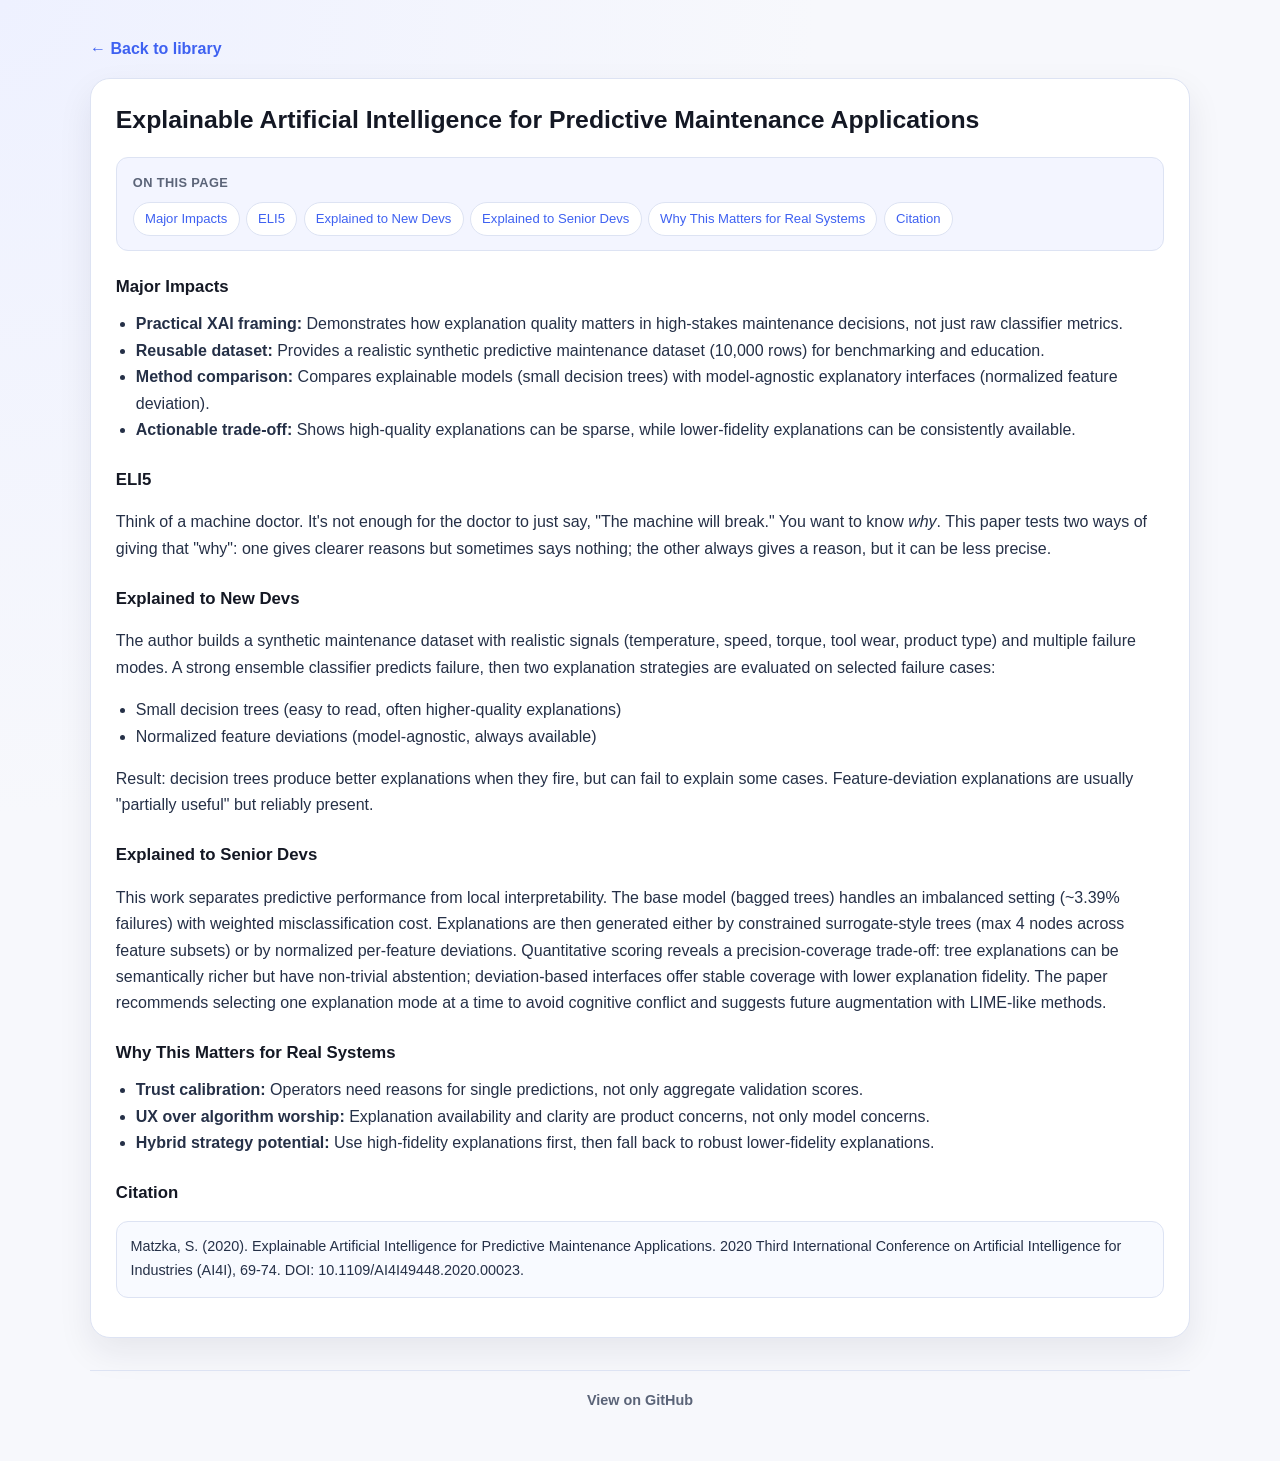
<file: explainable-ai-for-predictive-maintenance.html>
<!DOCTYPE html>
<html lang="en">
<head>
  <meta charset="UTF-8">
  <meta name="viewport" content="width=device-width, initial-scale=1.0">
  <meta name="description" content="Compares interpretable decision trees and model-agnostic explanations on a synthetic predictive maintenance dataset, explained from ELI5 through senior-dev depth.">
  <title>Explainable AI for Predictive Maintenance - Paper Explained</title>
  <link rel="stylesheet" href="styles.css">
</head>
<body>
  <a class="skip-link" href="#main-content">Skip to content</a>
  <main class="page" id="main-content">
    <nav class="paper-nav"><a href="index.html">&larr; Back to library</a></nav>
    <article class="paper">
      <h1>Explainable Artificial Intelligence for Predictive Maintenance Applications</h1>

      <section class="paper-section">
        <h2>Major Impacts</h2>
        <ul>
          <li><b>Practical XAI framing:</b> Demonstrates how explanation quality matters in high-stakes maintenance decisions, not just raw classifier metrics.</li>
          <li><b>Reusable dataset:</b> Provides a realistic synthetic predictive maintenance dataset (10,000 rows) for benchmarking and education.</li>
          <li><b>Method comparison:</b> Compares explainable models (small decision trees) with model-agnostic explanatory interfaces (normalized feature deviation).</li>
          <li><b>Actionable trade-off:</b> Shows high-quality explanations can be sparse, while lower-fidelity explanations can be consistently available.</li>
        </ul>
      </section>

      <section class="paper-section">
        <h2>ELI5</h2>
        <p>Think of a machine doctor. It's not enough for the doctor to just say, "The machine will break." You want to know <i>why</i>. This paper tests two ways of giving that "why": one gives clearer reasons but sometimes says nothing; the other always gives a reason, but it can be less precise.</p>
      </section>

      <section class="paper-section">
        <h2>Explained to New Devs</h2>
        <p>The author builds a synthetic maintenance dataset with realistic signals (temperature, speed, torque, tool wear, product type) and multiple failure modes. A strong ensemble classifier predicts failure, then two explanation strategies are evaluated on selected failure cases:</p>
        <ul>
          <li>Small decision trees (easy to read, often higher-quality explanations)</li>
          <li>Normalized feature deviations (model-agnostic, always available)</li>
        </ul>
        <p>Result: decision trees produce better explanations when they fire, but can fail to explain some cases. Feature-deviation explanations are usually "partially useful" but reliably present.</p>
      </section>

      <section class="paper-section">
        <h2>Explained to Senior Devs</h2>
        <p>This work separates predictive performance from local interpretability. The base model (bagged trees) handles an imbalanced setting (~3.39% failures) with weighted misclassification cost. Explanations are then generated either by constrained surrogate-style trees (max 4 nodes across feature subsets) or by normalized per-feature deviations. Quantitative scoring reveals a precision-coverage trade-off: tree explanations can be semantically richer but have non-trivial abstention; deviation-based interfaces offer stable coverage with lower explanation fidelity. The paper recommends selecting one explanation mode at a time to avoid cognitive conflict and suggests future augmentation with LIME-like methods.</p>
      </section>

      <section class="paper-section">
        <h2>Why This Matters for Real Systems</h2>
        <ul>
          <li><b>Trust calibration:</b> Operators need reasons for single predictions, not only aggregate validation scores.</li>
          <li><b>UX over algorithm worship:</b> Explanation availability and clarity are product concerns, not only model concerns.</li>
          <li><b>Hybrid strategy potential:</b> Use high-fidelity explanations first, then fall back to robust lower-fidelity explanations.</li>
        </ul>
      </section>

      <section class="paper-section">
        <h2>Citation</h2>
        <p class="citation">Matzka, S. (2020). Explainable Artificial Intelligence for Predictive Maintenance Applications. 2020 Third International Conference on Artificial Intelligence for Industries (AI4I), 69-74. DOI: 10.1109/AI4I49448.2020.00023.</p>
      </section>
    </article>

    <footer class="site-footer">
      <a href="https://github.com/clarkngo/paper-explained" target="_blank" rel="noopener">View on GitHub</a>
    </footer>
  </main>
  <script src="scripts.js"></script>
</body>
</html>
</file>
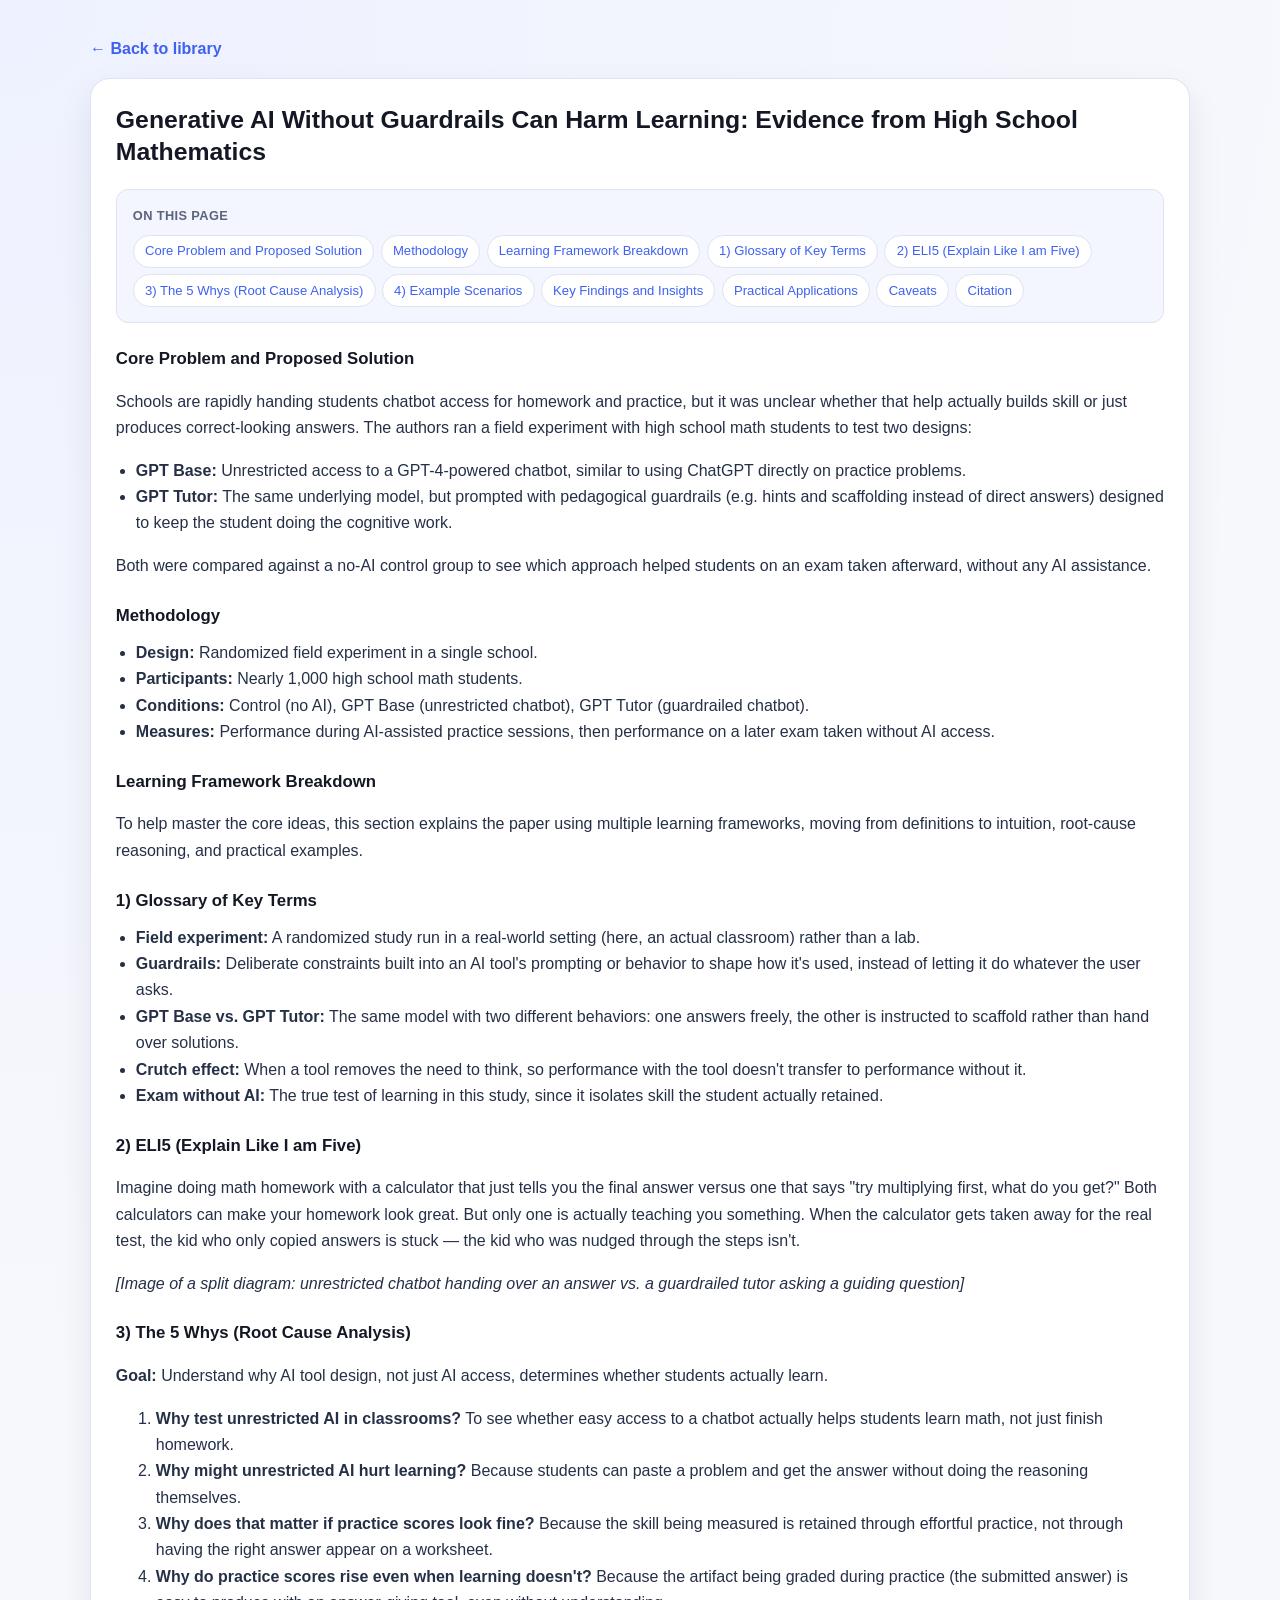
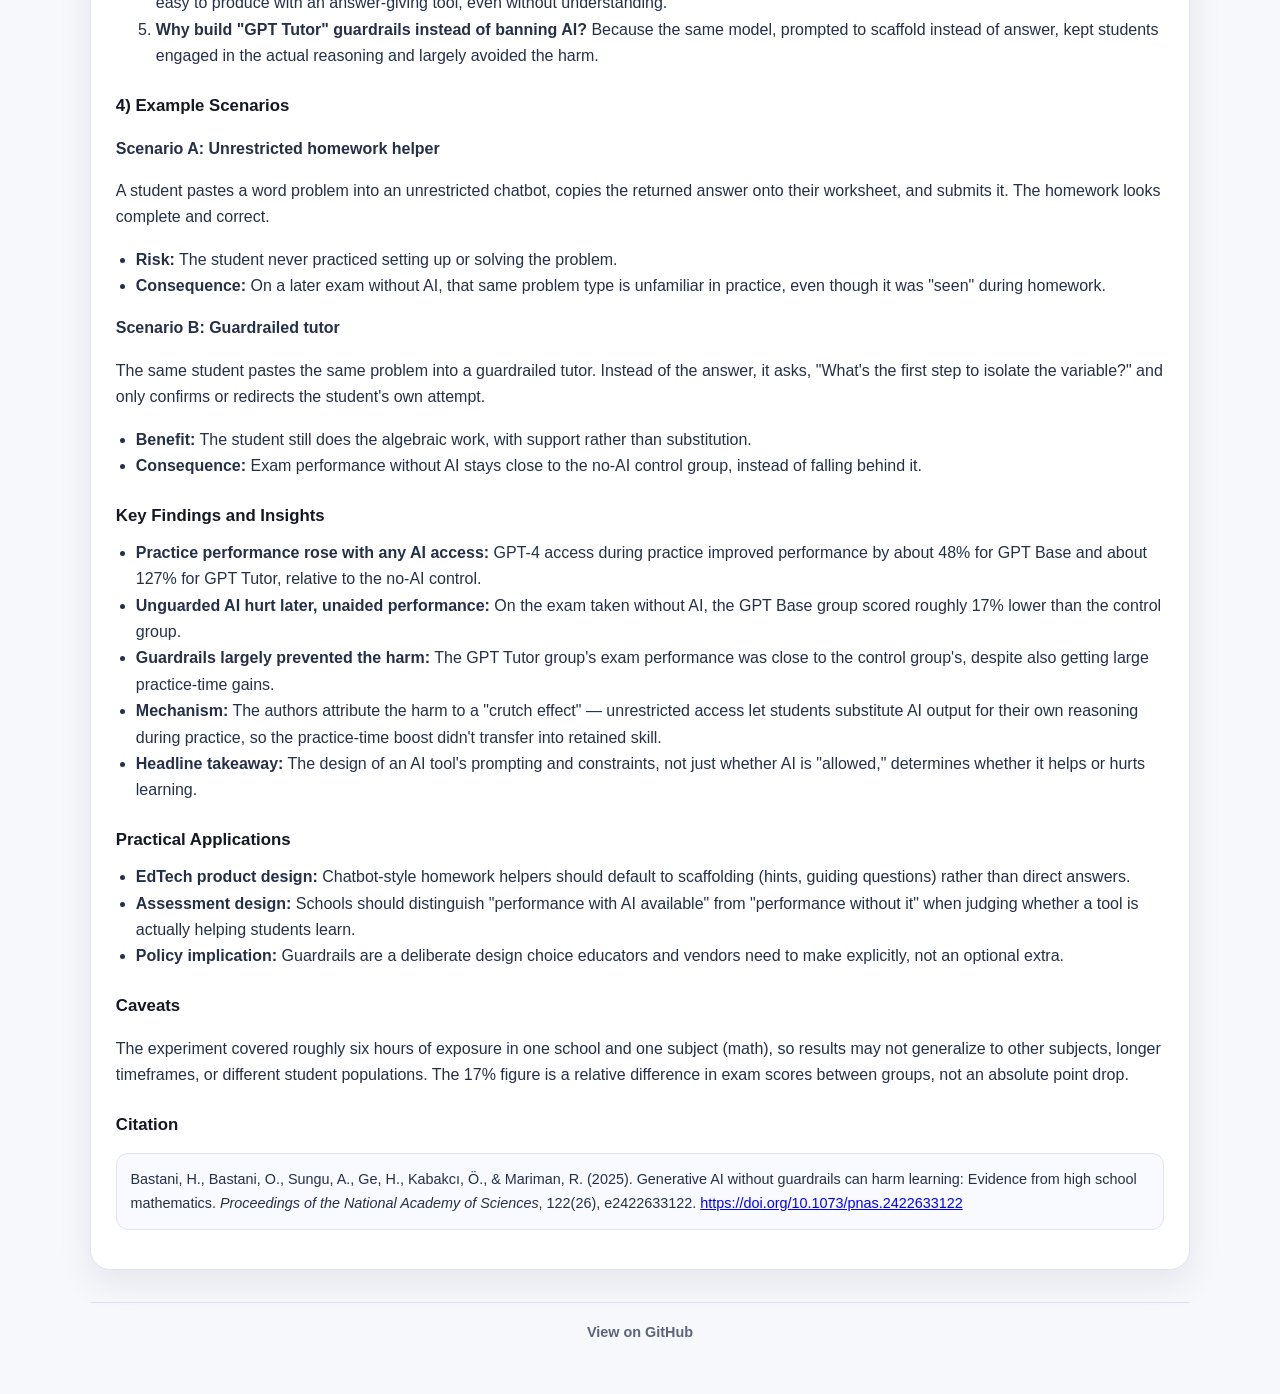
<file: generative-ai-without-guardrails-can-harm-learning.html>
<!DOCTYPE html>
<html lang="en">
<head>
  <meta charset="UTF-8">
  <meta name="viewport" content="width=device-width, initial-scale=1.0">
  <meta name="description" content="A field experiment with nearly 1,000 high school students shows unrestricted ChatGPT access hurt exam performance, while a guardrailed tutor largely avoided the harm.">
  <title>Generative AI Without Guardrails Can Harm Learning - Paper Explained</title>
  <link rel="stylesheet" href="styles.css">
</head>
<body>
  <a class="skip-link" href="#main-content">Skip to content</a>
  <main class="page" id="main-content">
    <nav class="paper-nav"><a href="index.html">&larr; Back to library</a></nav>
    <article class="paper">
      <h1>Generative AI Without Guardrails Can Harm Learning: Evidence from High School Mathematics</h1>

      <section class="paper-section">
        <h2>Core Problem and Proposed Solution</h2>
        <p>Schools are rapidly handing students chatbot access for homework and practice, but it was unclear whether that help actually builds skill or just produces correct-looking answers. The authors ran a field experiment with high school math students to test two designs:</p>
        <ul>
          <li><b>GPT Base:</b> Unrestricted access to a GPT-4-powered chatbot, similar to using ChatGPT directly on practice problems.</li>
          <li><b>GPT Tutor:</b> The same underlying model, but prompted with pedagogical guardrails (e.g. hints and scaffolding instead of direct answers) designed to keep the student doing the cognitive work.</li>
        </ul>
        <p>Both were compared against a no-AI control group to see which approach helped students on an exam taken afterward, without any AI assistance.</p>
      </section>

      <section class="paper-section">
        <h2>Methodology</h2>
        <ul>
          <li><b>Design:</b> Randomized field experiment in a single school.</li>
          <li><b>Participants:</b> Nearly 1,000 high school math students.</li>
          <li><b>Conditions:</b> Control (no AI), GPT Base (unrestricted chatbot), GPT Tutor (guardrailed chatbot).</li>
          <li><b>Measures:</b> Performance during AI-assisted practice sessions, then performance on a later exam taken without AI access.</li>
        </ul>
      </section>

      <section class="paper-section">
        <h2>Learning Framework Breakdown</h2>
        <p>To help master the core ideas, this section explains the paper using multiple learning frameworks, moving from definitions to intuition, root-cause reasoning, and practical examples.</p>
      </section>

      <section class="paper-section">
        <h2>1) Glossary of Key Terms</h2>
        <ul>
          <li><b>Field experiment:</b> A randomized study run in a real-world setting (here, an actual classroom) rather than a lab.</li>
          <li><b>Guardrails:</b> Deliberate constraints built into an AI tool's prompting or behavior to shape how it's used, instead of letting it do whatever the user asks.</li>
          <li><b>GPT Base vs. GPT Tutor:</b> The same model with two different behaviors: one answers freely, the other is instructed to scaffold rather than hand over solutions.</li>
          <li><b>Crutch effect:</b> When a tool removes the need to think, so performance with the tool doesn't transfer to performance without it.</li>
          <li><b>Exam without AI:</b> The true test of learning in this study, since it isolates skill the student actually retained.</li>
        </ul>
      </section>

      <section class="paper-section">
        <h2>2) ELI5 (Explain Like I am Five)</h2>
        <p>Imagine doing math homework with a calculator that just tells you the final answer versus one that says "try multiplying first, what do you get?" Both calculators can make your homework look great. But only one is actually teaching you something. When the calculator gets taken away for the real test, the kid who only copied answers is stuck — the kid who was nudged through the steps isn't.</p>
        <p><i>[Image of a split diagram: unrestricted chatbot handing over an answer vs. a guardrailed tutor asking a guiding question]</i></p>
      </section>

      <section class="paper-section">
        <h2>3) The 5 Whys (Root Cause Analysis)</h2>
        <p><b>Goal:</b> Understand why AI tool design, not just AI access, determines whether students actually learn.</p>
        <ol>
          <li><b>Why test unrestricted AI in classrooms?</b> To see whether easy access to a chatbot actually helps students learn math, not just finish homework.</li>
          <li><b>Why might unrestricted AI hurt learning?</b> Because students can paste a problem and get the answer without doing the reasoning themselves.</li>
          <li><b>Why does that matter if practice scores look fine?</b> Because the skill being measured is retained through effortful practice, not through having the right answer appear on a worksheet.</li>
          <li><b>Why do practice scores rise even when learning doesn't?</b> Because the artifact being graded during practice (the submitted answer) is easy to produce with an answer-giving tool, even without understanding.</li>
          <li><b>Why build "GPT Tutor" guardrails instead of banning AI?</b> Because the same model, prompted to scaffold instead of answer, kept students engaged in the actual reasoning and largely avoided the harm.</li>
        </ol>
      </section>

      <section class="paper-section">
        <h2>4) Example Scenarios</h2>
        <p><b>Scenario A: Unrestricted homework helper</b></p>
        <p>A student pastes a word problem into an unrestricted chatbot, copies the returned answer onto their worksheet, and submits it. The homework looks complete and correct.</p>
        <ul>
          <li><b>Risk:</b> The student never practiced setting up or solving the problem.</li>
          <li><b>Consequence:</b> On a later exam without AI, that same problem type is unfamiliar in practice, even though it was "seen" during homework.</li>
        </ul>

        <p><b>Scenario B: Guardrailed tutor</b></p>
        <p>The same student pastes the same problem into a guardrailed tutor. Instead of the answer, it asks, "What's the first step to isolate the variable?" and only confirms or redirects the student's own attempt.</p>
        <ul>
          <li><b>Benefit:</b> The student still does the algebraic work, with support rather than substitution.</li>
          <li><b>Consequence:</b> Exam performance without AI stays close to the no-AI control group, instead of falling behind it.</li>
        </ul>
      </section>

      <section class="paper-section">
        <h2>Key Findings and Insights</h2>
        <ul>
          <li><b>Practice performance rose with any AI access:</b> GPT-4 access during practice improved performance by about 48% for GPT Base and about 127% for GPT Tutor, relative to the no-AI control.</li>
          <li><b>Unguarded AI hurt later, unaided performance:</b> On the exam taken without AI, the GPT Base group scored roughly 17% lower than the control group.</li>
          <li><b>Guardrails largely prevented the harm:</b> The GPT Tutor group's exam performance was close to the control group's, despite also getting large practice-time gains.</li>
          <li><b>Mechanism:</b> The authors attribute the harm to a "crutch effect" — unrestricted access let students substitute AI output for their own reasoning during practice, so the practice-time boost didn't transfer into retained skill.</li>
          <li><b>Headline takeaway:</b> The design of an AI tool's prompting and constraints, not just whether AI is "allowed," determines whether it helps or hurts learning.</li>
        </ul>
      </section>

      <section class="paper-section">
        <h2>Practical Applications</h2>
        <ul>
          <li><b>EdTech product design:</b> Chatbot-style homework helpers should default to scaffolding (hints, guiding questions) rather than direct answers.</li>
          <li><b>Assessment design:</b> Schools should distinguish "performance with AI available" from "performance without it" when judging whether a tool is actually helping students learn.</li>
          <li><b>Policy implication:</b> Guardrails are a deliberate design choice educators and vendors need to make explicitly, not an optional extra.</li>
        </ul>
      </section>

      <section class="paper-section">
        <h2>Caveats</h2>
        <p>The experiment covered roughly six hours of exposure in one school and one subject (math), so results may not generalize to other subjects, longer timeframes, or different student populations. The 17% figure is a relative difference in exam scores between groups, not an absolute point drop.</p>
      </section>

      <section class="paper-section">
        <h2>Citation</h2>
        <p class="citation">Bastani, H., Bastani, O., Sungu, A., Ge, H., Kabakcı, Ö., &amp; Mariman, R. (2025). Generative AI without guardrails can harm learning: Evidence from high school mathematics. <i>Proceedings of the National Academy of Sciences</i>, 122(26), e2422633122. <a href="https://doi.org/10.1073/pnas.2422633122" target="_blank" rel="noopener">https://doi.org/10.1073/pnas.2422633122</a></p>
      </section>
    </article>

    <footer class="site-footer">
      <a href="https://github.com/clarkngo/paper-explained" target="_blank" rel="noopener">View on GitHub</a>
    </footer>
  </main>
  <script src="scripts.js"></script>
</body>
</html>
</file>
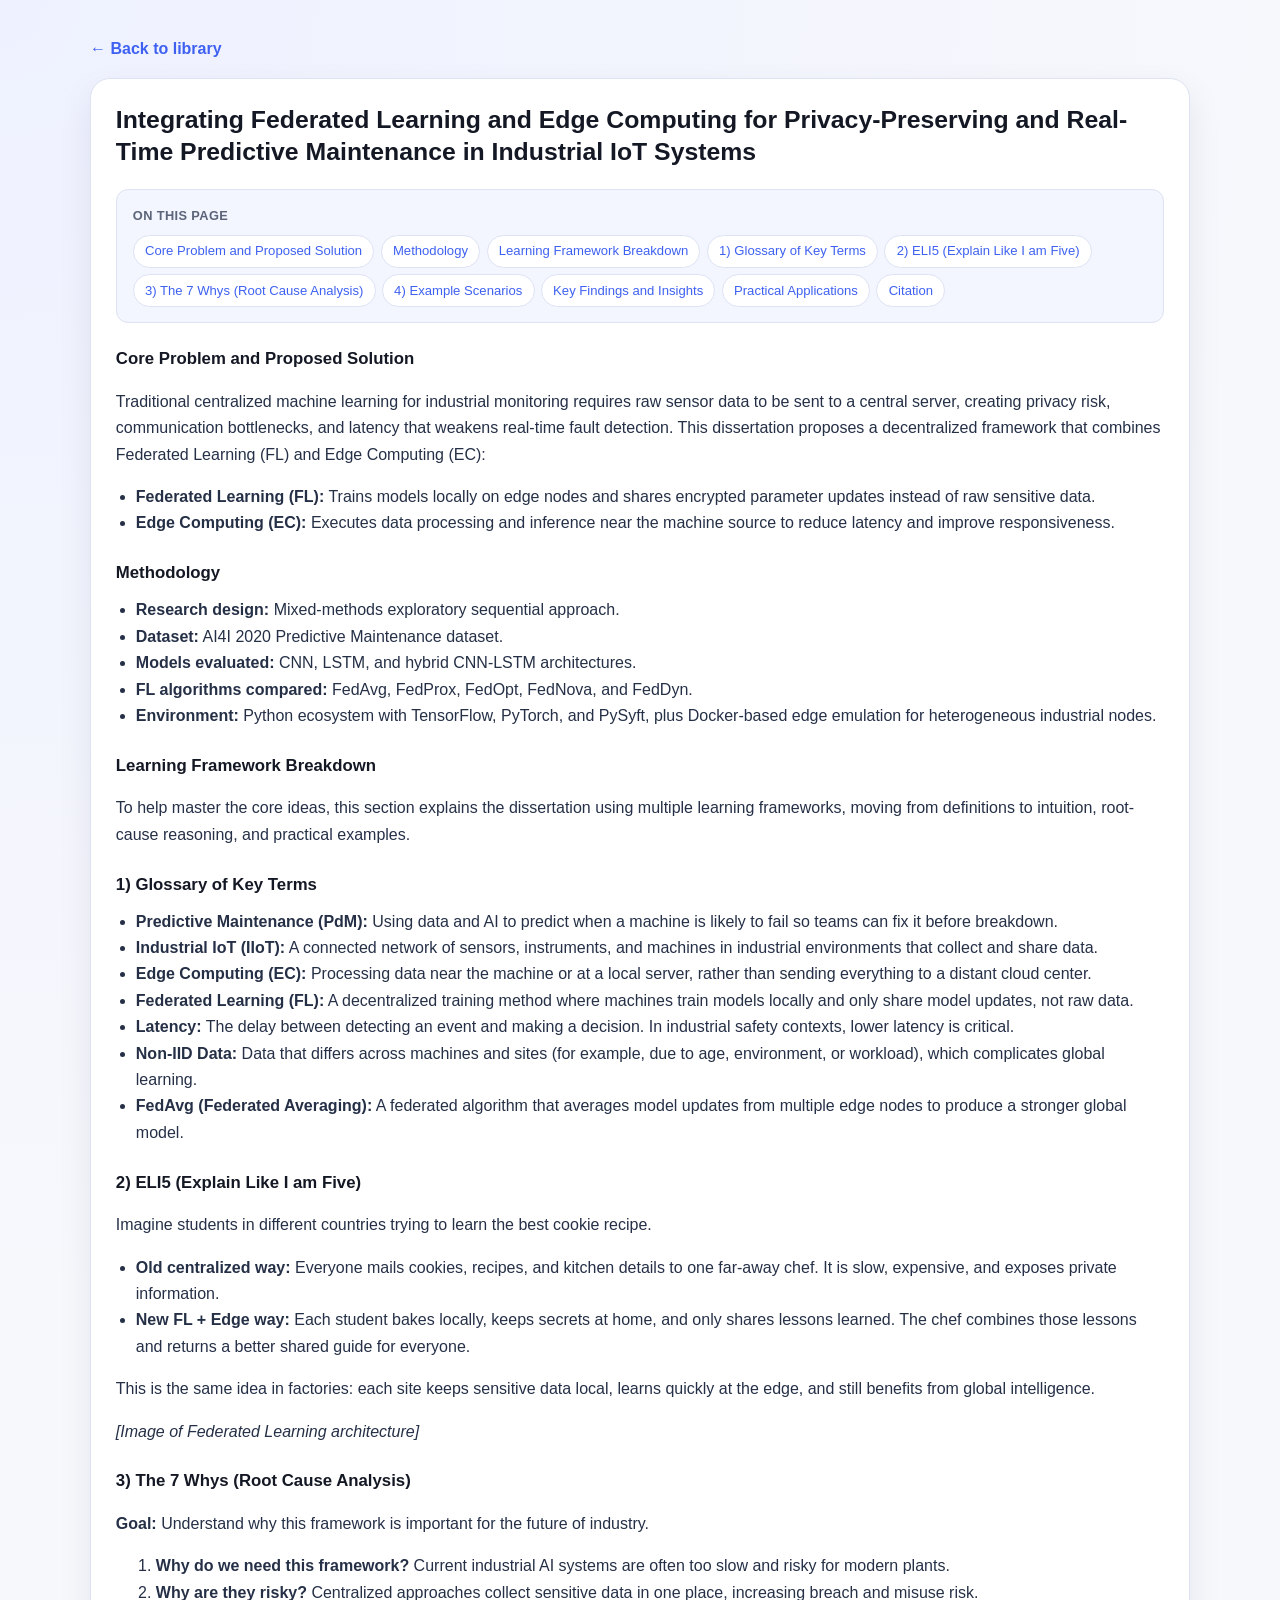
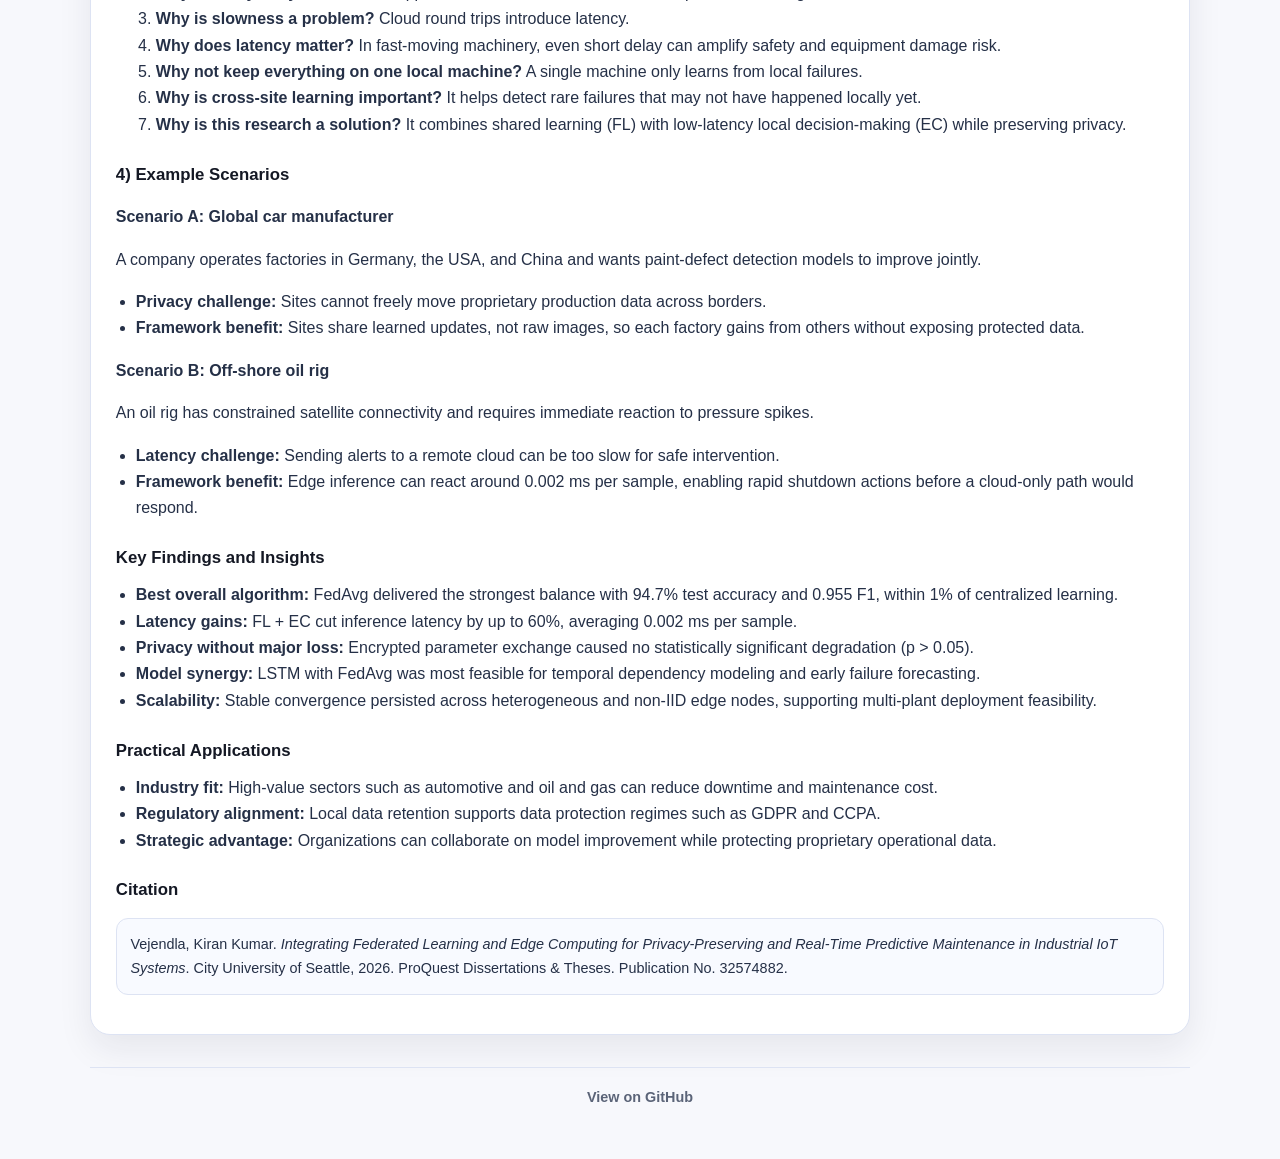
<file: integrating-federated-learning-and-edge-computing.html>
<!DOCTYPE html>
<html lang="en">
<head>
  <meta charset="UTF-8">
  <meta name="viewport" content="width=device-width, initial-scale=1.0">
  <meta name="description" content="A decentralized industrial IoT framework that preserves privacy, cuts latency, and scales predictive maintenance across heterogeneous edge nodes.">
  <title>Integrating Federated Learning and Edge Computing - Paper Explained</title>
  <link rel="stylesheet" href="styles.css">
</head>
<body>
  <a class="skip-link" href="#main-content">Skip to content</a>
  <main class="page" id="main-content">
    <nav class="paper-nav"><a href="index.html">&larr; Back to library</a></nav>
    <article class="paper">
      <h1>Integrating Federated Learning and Edge Computing for Privacy-Preserving and Real-Time Predictive Maintenance in Industrial IoT Systems</h1>

      <section class="paper-section">
        <h2>Core Problem and Proposed Solution</h2>
        <p>Traditional centralized machine learning for industrial monitoring requires raw sensor data to be sent to a central server, creating privacy risk, communication bottlenecks, and latency that weakens real-time fault detection. This dissertation proposes a decentralized framework that combines Federated Learning (FL) and Edge Computing (EC):</p>
        <ul>
          <li><b>Federated Learning (FL):</b> Trains models locally on edge nodes and shares encrypted parameter updates instead of raw sensitive data.</li>
          <li><b>Edge Computing (EC):</b> Executes data processing and inference near the machine source to reduce latency and improve responsiveness.</li>
        </ul>
      </section>

      <section class="paper-section">
        <h2>Methodology</h2>
        <ul>
          <li><b>Research design:</b> Mixed-methods exploratory sequential approach.</li>
          <li><b>Dataset:</b> AI4I 2020 Predictive Maintenance dataset.</li>
          <li><b>Models evaluated:</b> CNN, LSTM, and hybrid CNN-LSTM architectures.</li>
          <li><b>FL algorithms compared:</b> FedAvg, FedProx, FedOpt, FedNova, and FedDyn.</li>
          <li><b>Environment:</b> Python ecosystem with TensorFlow, PyTorch, and PySyft, plus Docker-based edge emulation for heterogeneous industrial nodes.</li>
        </ul>
      </section>

      <section class="paper-section">
        <h2>Learning Framework Breakdown</h2>
        <p>To help master the core ideas, this section explains the dissertation using multiple learning frameworks, moving from definitions to intuition, root-cause reasoning, and practical examples.</p>
      </section>

      <section class="paper-section">
        <h2>1) Glossary of Key Terms</h2>
        <ul>
          <li><b>Predictive Maintenance (PdM):</b> Using data and AI to predict when a machine is likely to fail so teams can fix it before breakdown.</li>
          <li><b>Industrial IoT (IIoT):</b> A connected network of sensors, instruments, and machines in industrial environments that collect and share data.</li>
          <li><b>Edge Computing (EC):</b> Processing data near the machine or at a local server, rather than sending everything to a distant cloud center.</li>
          <li><b>Federated Learning (FL):</b> A decentralized training method where machines train models locally and only share model updates, not raw data.</li>
          <li><b>Latency:</b> The delay between detecting an event and making a decision. In industrial safety contexts, lower latency is critical.</li>
          <li><b>Non-IID Data:</b> Data that differs across machines and sites (for example, due to age, environment, or workload), which complicates global learning.</li>
          <li><b>FedAvg (Federated Averaging):</b> A federated algorithm that averages model updates from multiple edge nodes to produce a stronger global model.</li>
        </ul>
      </section>

      <section class="paper-section">
        <h2>2) ELI5 (Explain Like I am Five)</h2>
        <p>Imagine students in different countries trying to learn the best cookie recipe.</p>
        <ul>
          <li><b>Old centralized way:</b> Everyone mails cookies, recipes, and kitchen details to one far-away chef. It is slow, expensive, and exposes private information.</li>
          <li><b>New FL + Edge way:</b> Each student bakes locally, keeps secrets at home, and only shares lessons learned. The chef combines those lessons and returns a better shared guide for everyone.</li>
        </ul>
        <p>This is the same idea in factories: each site keeps sensitive data local, learns quickly at the edge, and still benefits from global intelligence.</p>
        <p><i>[Image of Federated Learning architecture]</i></p>
      </section>

      <section class="paper-section">
        <h2>3) The 7 Whys (Root Cause Analysis)</h2>
        <p><b>Goal:</b> Understand why this framework is important for the future of industry.</p>
        <ol>
          <li><b>Why do we need this framework?</b> Current industrial AI systems are often too slow and risky for modern plants.</li>
          <li><b>Why are they risky?</b> Centralized approaches collect sensitive data in one place, increasing breach and misuse risk.</li>
          <li><b>Why is slowness a problem?</b> Cloud round trips introduce latency.</li>
          <li><b>Why does latency matter?</b> In fast-moving machinery, even short delay can amplify safety and equipment damage risk.</li>
          <li><b>Why not keep everything on one local machine?</b> A single machine only learns from local failures.</li>
          <li><b>Why is cross-site learning important?</b> It helps detect rare failures that may not have happened locally yet.</li>
          <li><b>Why is this research a solution?</b> It combines shared learning (FL) with low-latency local decision-making (EC) while preserving privacy.</li>
        </ol>
      </section>

      <section class="paper-section">
        <h2>4) Example Scenarios</h2>
        <p><b>Scenario A: Global car manufacturer</b></p>
        <p>A company operates factories in Germany, the USA, and China and wants paint-defect detection models to improve jointly.</p>
        <ul>
          <li><b>Privacy challenge:</b> Sites cannot freely move proprietary production data across borders.</li>
          <li><b>Framework benefit:</b> Sites share learned updates, not raw images, so each factory gains from others without exposing protected data.</li>
        </ul>

        <p><b>Scenario B: Off-shore oil rig</b></p>
        <p>An oil rig has constrained satellite connectivity and requires immediate reaction to pressure spikes.</p>
        <ul>
          <li><b>Latency challenge:</b> Sending alerts to a remote cloud can be too slow for safe intervention.</li>
          <li><b>Framework benefit:</b> Edge inference can react around 0.002 ms per sample, enabling rapid shutdown actions before a cloud-only path would respond.</li>
        </ul>
      </section>

      <section class="paper-section">
        <h2>Key Findings and Insights</h2>
        <ul>
          <li><b>Best overall algorithm:</b> FedAvg delivered the strongest balance with 94.7% test accuracy and 0.955 F1, within 1% of centralized learning.</li>
          <li><b>Latency gains:</b> FL + EC cut inference latency by up to 60%, averaging 0.002 ms per sample.</li>
          <li><b>Privacy without major loss:</b> Encrypted parameter exchange caused no statistically significant degradation (p &gt; 0.05).</li>
          <li><b>Model synergy:</b> LSTM with FedAvg was most feasible for temporal dependency modeling and early failure forecasting.</li>
          <li><b>Scalability:</b> Stable convergence persisted across heterogeneous and non-IID edge nodes, supporting multi-plant deployment feasibility.</li>
        </ul>
      </section>

      <section class="paper-section">
        <h2>Practical Applications</h2>
        <ul>
          <li><b>Industry fit:</b> High-value sectors such as automotive and oil and gas can reduce downtime and maintenance cost.</li>
          <li><b>Regulatory alignment:</b> Local data retention supports data protection regimes such as GDPR and CCPA.</li>
          <li><b>Strategic advantage:</b> Organizations can collaborate on model improvement while protecting proprietary operational data.</li>
        </ul>
      </section>

      <section class="paper-section">
        <h2>Citation</h2>
        <p class="citation">Vejendla, Kiran Kumar. <i>Integrating Federated Learning and Edge Computing for Privacy-Preserving and Real-Time Predictive Maintenance in Industrial IoT Systems</i>. City University of Seattle, 2026. ProQuest Dissertations &amp; Theses. Publication No. 32574882.</p>
      </section>
    </article>

    <footer class="site-footer">
      <a href="https://github.com/clarkngo/paper-explained" target="_blank" rel="noopener">View on GitHub</a>
    </footer>
  </main>
  <script src="scripts.js"></script>
</body>
</html>
</file>
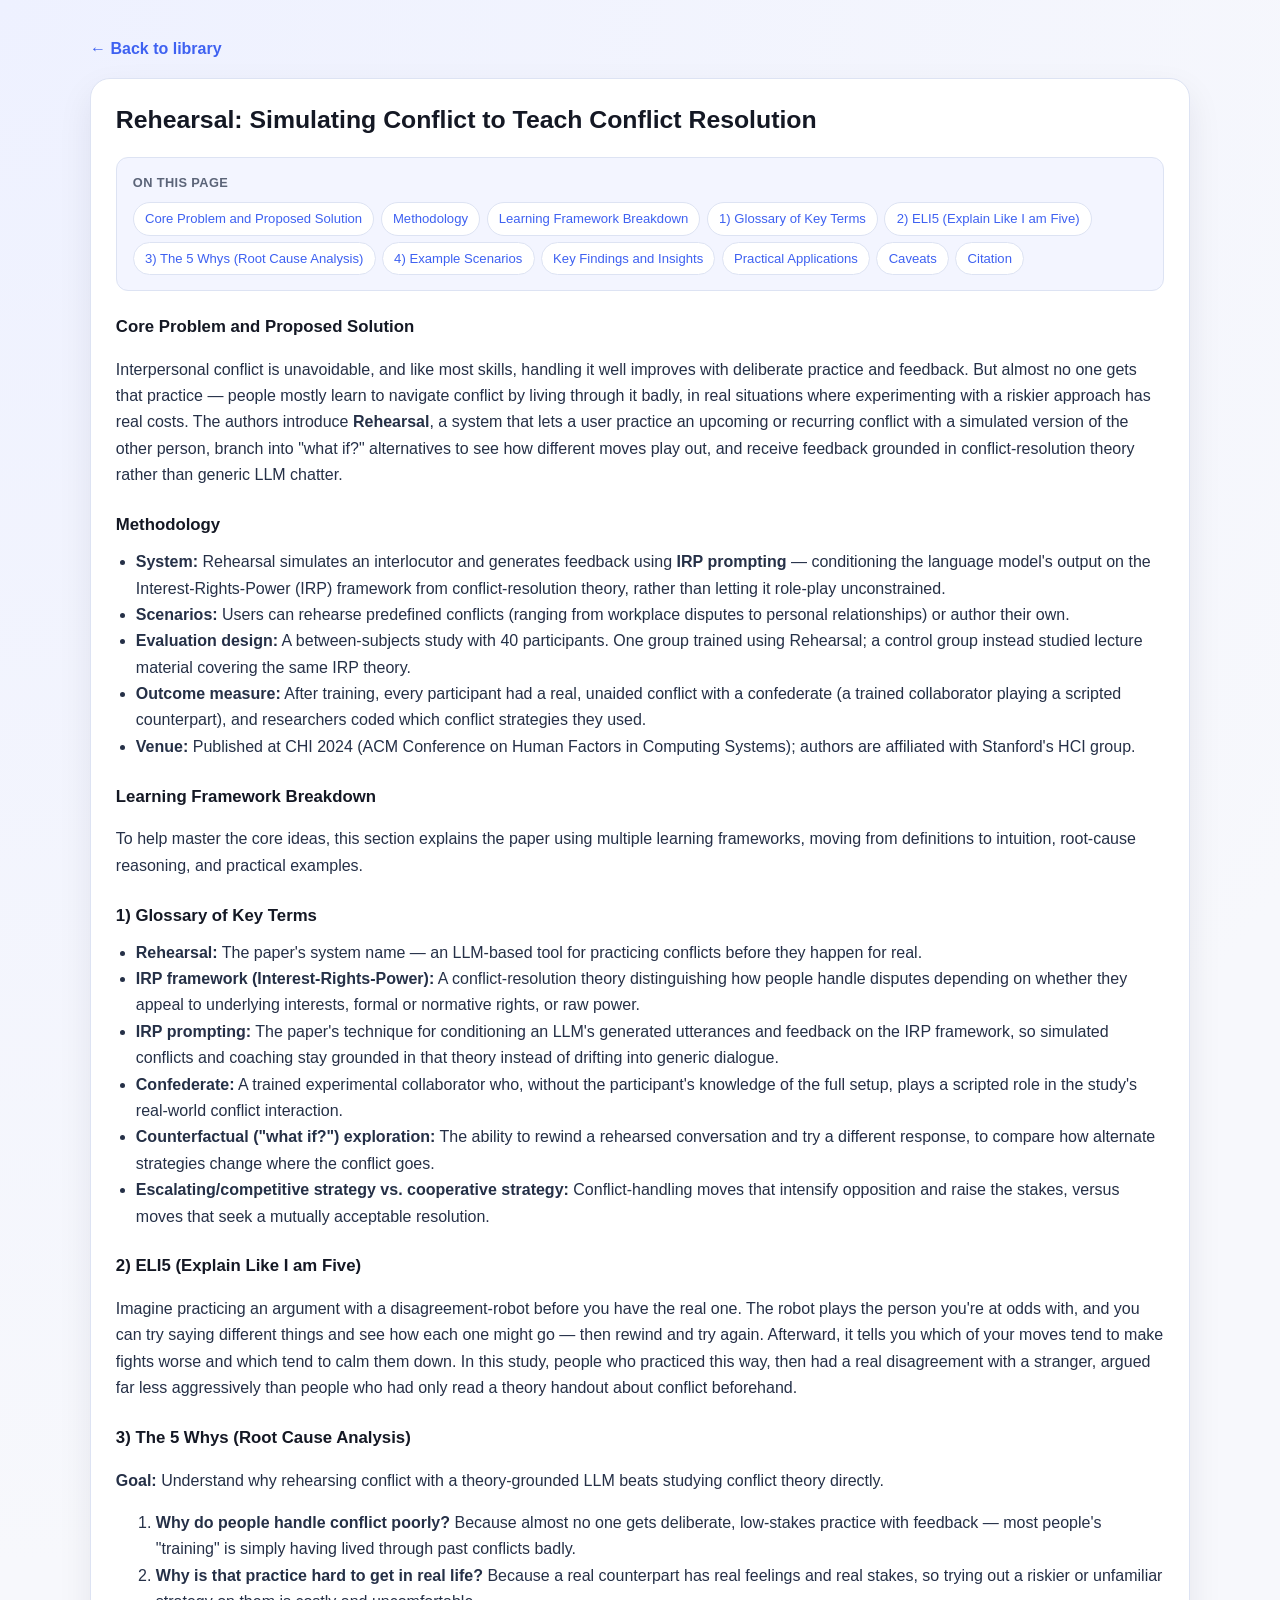
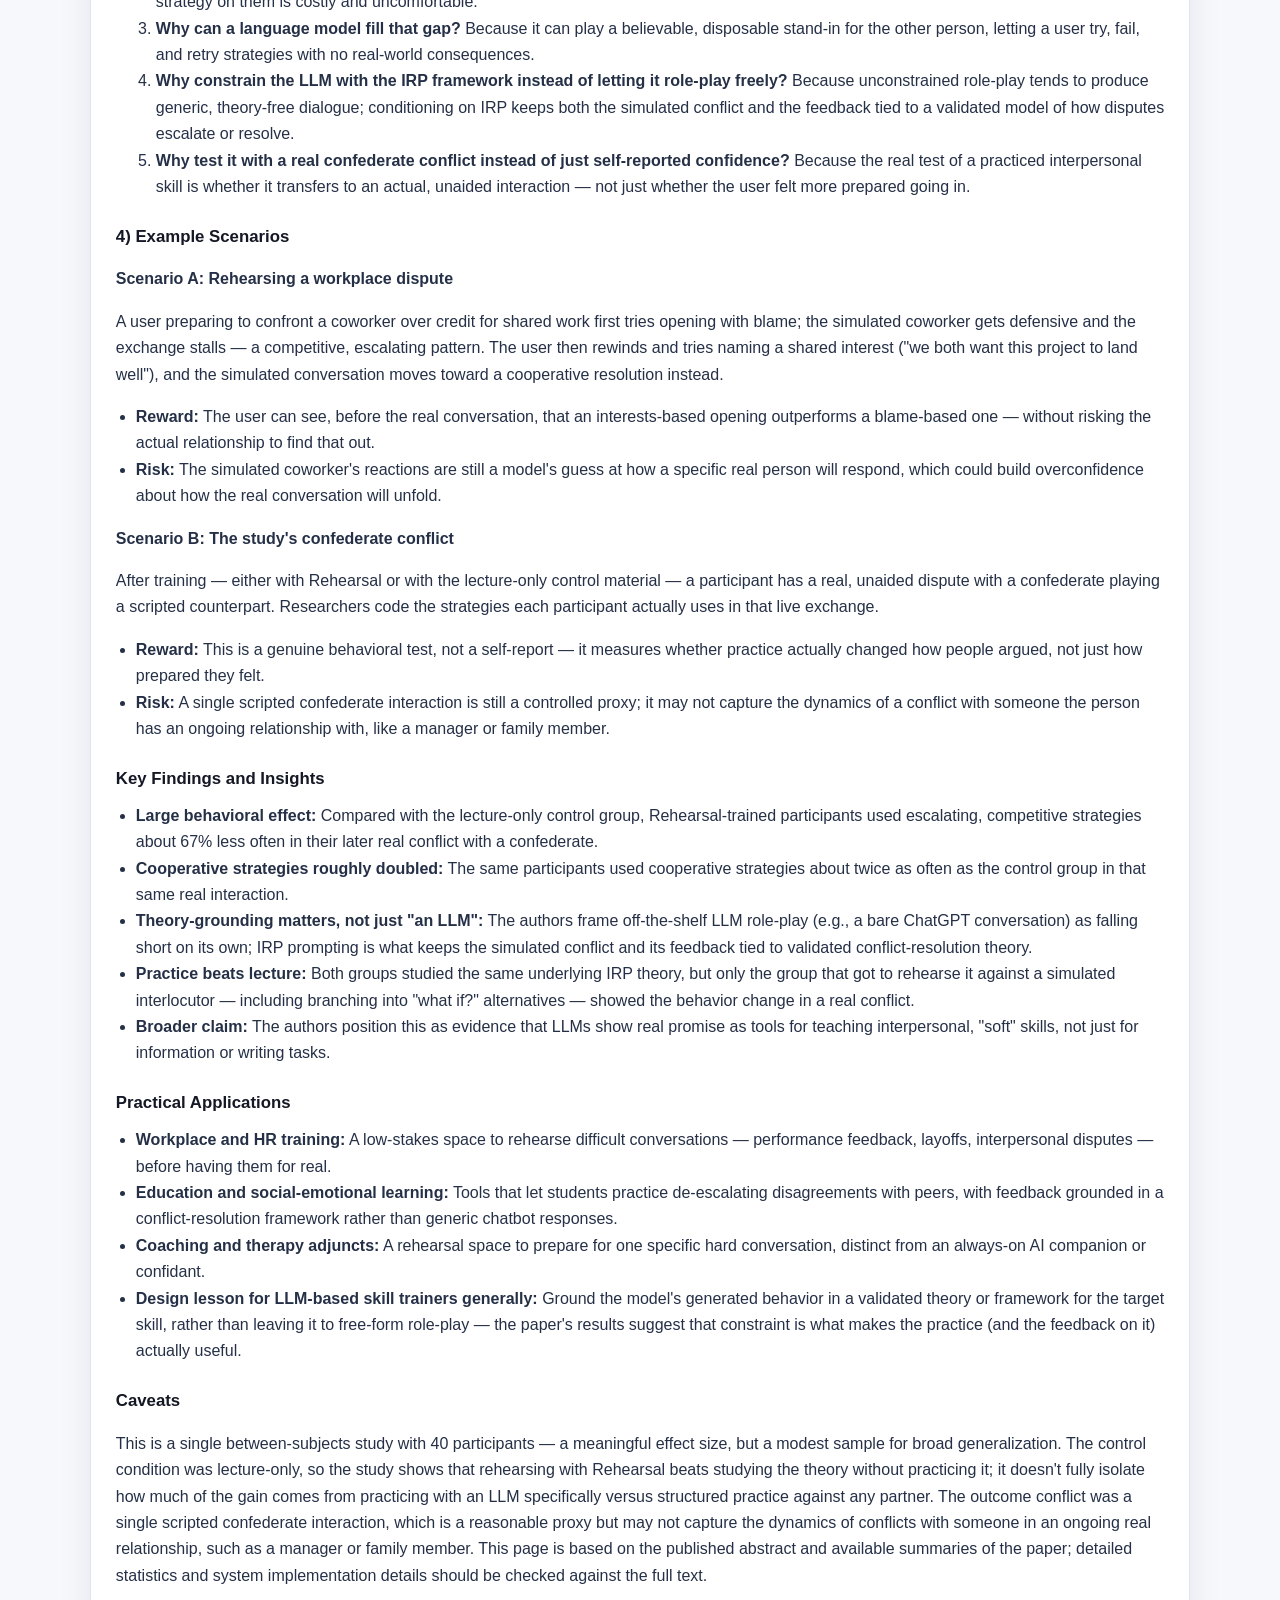
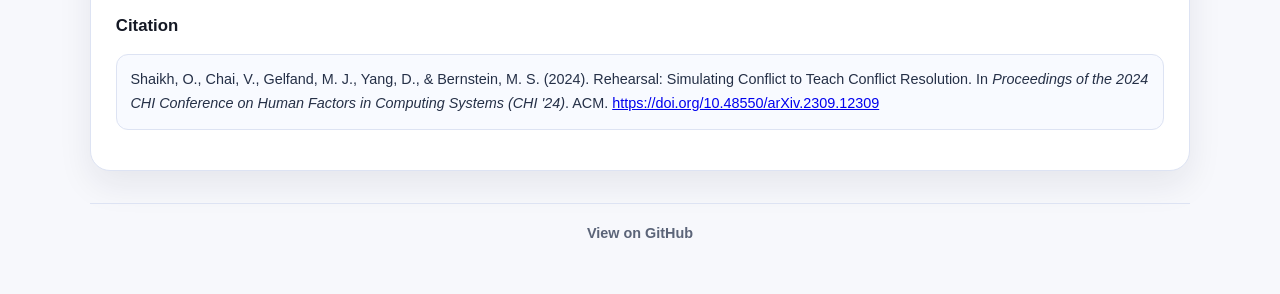
<file: rehearsal-simulating-conflict-to-teach-conflict-resolution.html>
<!DOCTYPE html>
<html lang="en">
<head>
  <meta charset="UTF-8">
  <meta name="viewport" content="width=device-width, initial-scale=1.0">
  <meta name="description" content="A CHI 2024 Stanford HCI study: participants who rehearsed conflicts with an IRP-grounded LLM simulation cut escalating strategies by 67% and doubled cooperative ones in a later real, unaided dispute.">
  <title>Rehearsal: Simulating Conflict to Teach Conflict Resolution - Paper Explained</title>
  <link rel="stylesheet" href="styles.css">
</head>
<body>
  <a class="skip-link" href="#main-content">Skip to content</a>
  <main class="page" id="main-content">
    <nav class="paper-nav"><a href="index.html">&larr; Back to library</a></nav>
    <article class="paper">
      <h1>Rehearsal: Simulating Conflict to Teach Conflict Resolution</h1>

      <section class="paper-section">
        <h2>Core Problem and Proposed Solution</h2>
        <p>Interpersonal conflict is unavoidable, and like most skills, handling it well improves with deliberate practice and feedback. But almost no one gets that practice — people mostly learn to navigate conflict by living through it badly, in real situations where experimenting with a riskier approach has real costs. The authors introduce <b>Rehearsal</b>, a system that lets a user practice an upcoming or recurring conflict with a simulated version of the other person, branch into "what if?" alternatives to see how different moves play out, and receive feedback grounded in conflict-resolution theory rather than generic LLM chatter.</p>
      </section>

      <section class="paper-section">
        <h2>Methodology</h2>
        <ul>
          <li><b>System:</b> Rehearsal simulates an interlocutor and generates feedback using <b>IRP prompting</b> — conditioning the language model's output on the Interest-Rights-Power (IRP) framework from conflict-resolution theory, rather than letting it role-play unconstrained.</li>
          <li><b>Scenarios:</b> Users can rehearse predefined conflicts (ranging from workplace disputes to personal relationships) or author their own.</li>
          <li><b>Evaluation design:</b> A between-subjects study with 40 participants. One group trained using Rehearsal; a control group instead studied lecture material covering the same IRP theory.</li>
          <li><b>Outcome measure:</b> After training, every participant had a real, unaided conflict with a confederate (a trained collaborator playing a scripted counterpart), and researchers coded which conflict strategies they used.</li>
          <li><b>Venue:</b> Published at CHI 2024 (ACM Conference on Human Factors in Computing Systems); authors are affiliated with Stanford's HCI group.</li>
        </ul>
      </section>

      <section class="paper-section">
        <h2>Learning Framework Breakdown</h2>
        <p>To help master the core ideas, this section explains the paper using multiple learning frameworks, moving from definitions to intuition, root-cause reasoning, and practical examples.</p>
      </section>

      <section class="paper-section">
        <h2>1) Glossary of Key Terms</h2>
        <ul>
          <li><b>Rehearsal:</b> The paper's system name — an LLM-based tool for practicing conflicts before they happen for real.</li>
          <li><b>IRP framework (Interest-Rights-Power):</b> A conflict-resolution theory distinguishing how people handle disputes depending on whether they appeal to underlying interests, formal or normative rights, or raw power.</li>
          <li><b>IRP prompting:</b> The paper's technique for conditioning an LLM's generated utterances and feedback on the IRP framework, so simulated conflicts and coaching stay grounded in that theory instead of drifting into generic dialogue.</li>
          <li><b>Confederate:</b> A trained experimental collaborator who, without the participant's knowledge of the full setup, plays a scripted role in the study's real-world conflict interaction.</li>
          <li><b>Counterfactual ("what if?") exploration:</b> The ability to rewind a rehearsed conversation and try a different response, to compare how alternate strategies change where the conflict goes.</li>
          <li><b>Escalating/competitive strategy vs. cooperative strategy:</b> Conflict-handling moves that intensify opposition and raise the stakes, versus moves that seek a mutually acceptable resolution.</li>
        </ul>
      </section>

      <section class="paper-section">
        <h2>2) ELI5 (Explain Like I am Five)</h2>
        <p>Imagine practicing an argument with a disagreement-robot before you have the real one. The robot plays the person you're at odds with, and you can try saying different things and see how each one might go — then rewind and try again. Afterward, it tells you which of your moves tend to make fights worse and which tend to calm them down. In this study, people who practiced this way, then had a real disagreement with a stranger, argued far less aggressively than people who had only read a theory handout about conflict beforehand.</p>
      </section>

      <section class="paper-section">
        <h2>3) The 5 Whys (Root Cause Analysis)</h2>
        <p><b>Goal:</b> Understand why rehearsing conflict with a theory-grounded LLM beats studying conflict theory directly.</p>
        <ol>
          <li><b>Why do people handle conflict poorly?</b> Because almost no one gets deliberate, low-stakes practice with feedback — most people's "training" is simply having lived through past conflicts badly.</li>
          <li><b>Why is that practice hard to get in real life?</b> Because a real counterpart has real feelings and real stakes, so trying out a riskier or unfamiliar strategy on them is costly and uncomfortable.</li>
          <li><b>Why can a language model fill that gap?</b> Because it can play a believable, disposable stand-in for the other person, letting a user try, fail, and retry strategies with no real-world consequences.</li>
          <li><b>Why constrain the LLM with the IRP framework instead of letting it role-play freely?</b> Because unconstrained role-play tends to produce generic, theory-free dialogue; conditioning on IRP keeps both the simulated conflict and the feedback tied to a validated model of how disputes escalate or resolve.</li>
          <li><b>Why test it with a real confederate conflict instead of just self-reported confidence?</b> Because the real test of a practiced interpersonal skill is whether it transfers to an actual, unaided interaction — not just whether the user felt more prepared going in.</li>
        </ol>
      </section>

      <section class="paper-section">
        <h2>4) Example Scenarios</h2>
        <p><b>Scenario A: Rehearsing a workplace dispute</b></p>
        <p>A user preparing to confront a coworker over credit for shared work first tries opening with blame; the simulated coworker gets defensive and the exchange stalls — a competitive, escalating pattern. The user then rewinds and tries naming a shared interest ("we both want this project to land well"), and the simulated conversation moves toward a cooperative resolution instead.</p>
        <ul>
          <li><b>Reward:</b> The user can see, before the real conversation, that an interests-based opening outperforms a blame-based one — without risking the actual relationship to find that out.</li>
          <li><b>Risk:</b> The simulated coworker's reactions are still a model's guess at how a specific real person will respond, which could build overconfidence about how the real conversation will unfold.</li>
        </ul>

        <p><b>Scenario B: The study's confederate conflict</b></p>
        <p>After training — either with Rehearsal or with the lecture-only control material — a participant has a real, unaided dispute with a confederate playing a scripted counterpart. Researchers code the strategies each participant actually uses in that live exchange.</p>
        <ul>
          <li><b>Reward:</b> This is a genuine behavioral test, not a self-report — it measures whether practice actually changed how people argued, not just how prepared they felt.</li>
          <li><b>Risk:</b> A single scripted confederate interaction is still a controlled proxy; it may not capture the dynamics of a conflict with someone the person has an ongoing relationship with, like a manager or family member.</li>
        </ul>
      </section>

      <section class="paper-section">
        <h2>Key Findings and Insights</h2>
        <ul>
          <li><b>Large behavioral effect:</b> Compared with the lecture-only control group, Rehearsal-trained participants used escalating, competitive strategies about 67% less often in their later real conflict with a confederate.</li>
          <li><b>Cooperative strategies roughly doubled:</b> The same participants used cooperative strategies about twice as often as the control group in that same real interaction.</li>
          <li><b>Theory-grounding matters, not just "an LLM":</b> The authors frame off-the-shelf LLM role-play (e.g., a bare ChatGPT conversation) as falling short on its own; IRP prompting is what keeps the simulated conflict and its feedback tied to validated conflict-resolution theory.</li>
          <li><b>Practice beats lecture:</b> Both groups studied the same underlying IRP theory, but only the group that got to rehearse it against a simulated interlocutor — including branching into "what if?" alternatives — showed the behavior change in a real conflict.</li>
          <li><b>Broader claim:</b> The authors position this as evidence that LLMs show real promise as tools for teaching interpersonal, "soft" skills, not just for information or writing tasks.</li>
        </ul>
      </section>

      <section class="paper-section">
        <h2>Practical Applications</h2>
        <ul>
          <li><b>Workplace and HR training:</b> A low-stakes space to rehearse difficult conversations — performance feedback, layoffs, interpersonal disputes — before having them for real.</li>
          <li><b>Education and social-emotional learning:</b> Tools that let students practice de-escalating disagreements with peers, with feedback grounded in a conflict-resolution framework rather than generic chatbot responses.</li>
          <li><b>Coaching and therapy adjuncts:</b> A rehearsal space to prepare for one specific hard conversation, distinct from an always-on AI companion or confidant.</li>
          <li><b>Design lesson for LLM-based skill trainers generally:</b> Ground the model's generated behavior in a validated theory or framework for the target skill, rather than leaving it to free-form role-play — the paper's results suggest that constraint is what makes the practice (and the feedback on it) actually useful.</li>
        </ul>
      </section>

      <section class="paper-section">
        <h2>Caveats</h2>
        <p>This is a single between-subjects study with 40 participants — a meaningful effect size, but a modest sample for broad generalization. The control condition was lecture-only, so the study shows that rehearsing with Rehearsal beats studying the theory without practicing it; it doesn't fully isolate how much of the gain comes from practicing with an LLM specifically versus structured practice against any partner. The outcome conflict was a single scripted confederate interaction, which is a reasonable proxy but may not capture the dynamics of conflicts with someone in an ongoing real relationship, such as a manager or family member. This page is based on the published abstract and available summaries of the paper; detailed statistics and system implementation details should be checked against the full text.</p>
      </section>

      <section class="paper-section">
        <h2>Citation</h2>
        <p class="citation">Shaikh, O., Chai, V., Gelfand, M. J., Yang, D., &amp; Bernstein, M. S. (2024). Rehearsal: Simulating Conflict to Teach Conflict Resolution. In <i>Proceedings of the 2024 CHI Conference on Human Factors in Computing Systems (CHI '24)</i>. ACM. <a href="https://doi.org/10.48550/arXiv.2309.12309" target="_blank" rel="noopener">https://doi.org/10.48550/arXiv.2309.12309</a></p>
      </section>
    </article>

    <footer class="site-footer">
      <a href="https://github.com/clarkngo/paper-explained" target="_blank" rel="noopener">View on GitHub</a>
    </footer>
  </main>
  <script src="scripts.js"></script>
</body>
</html>
</file>
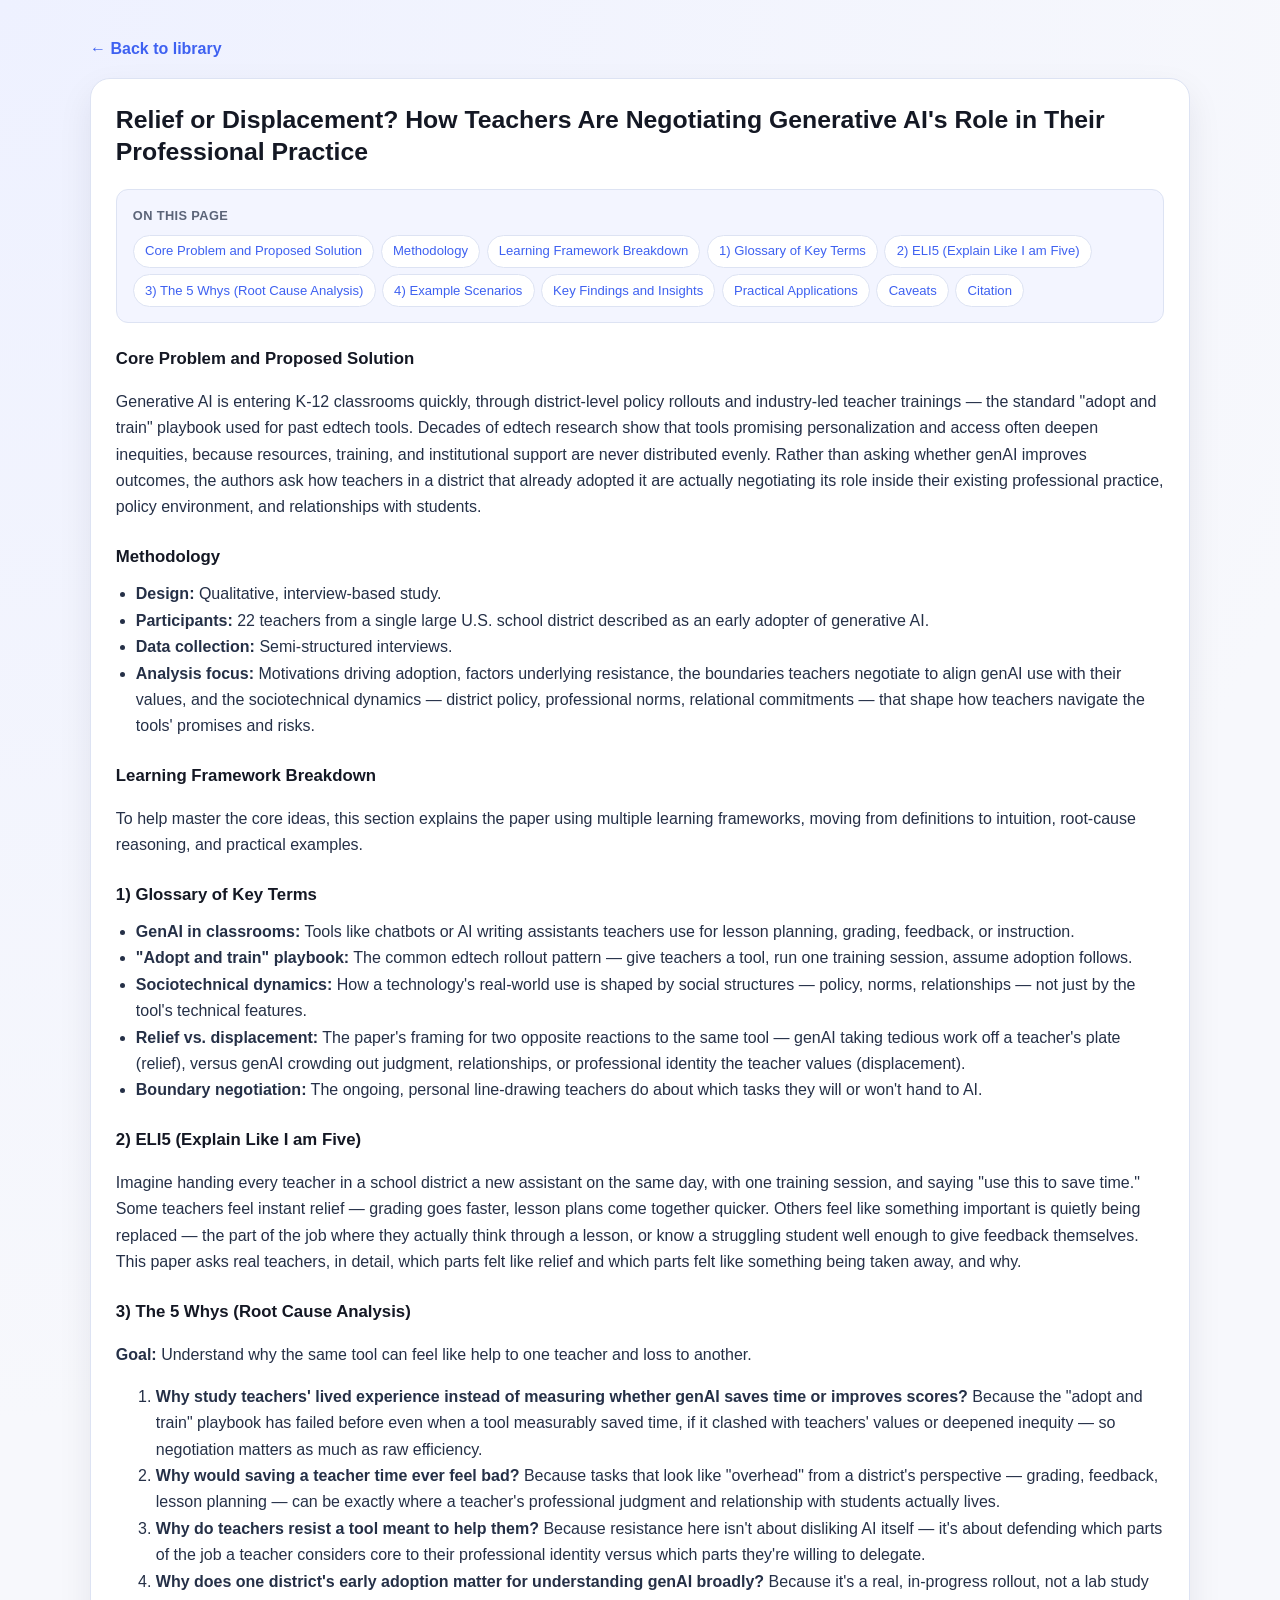
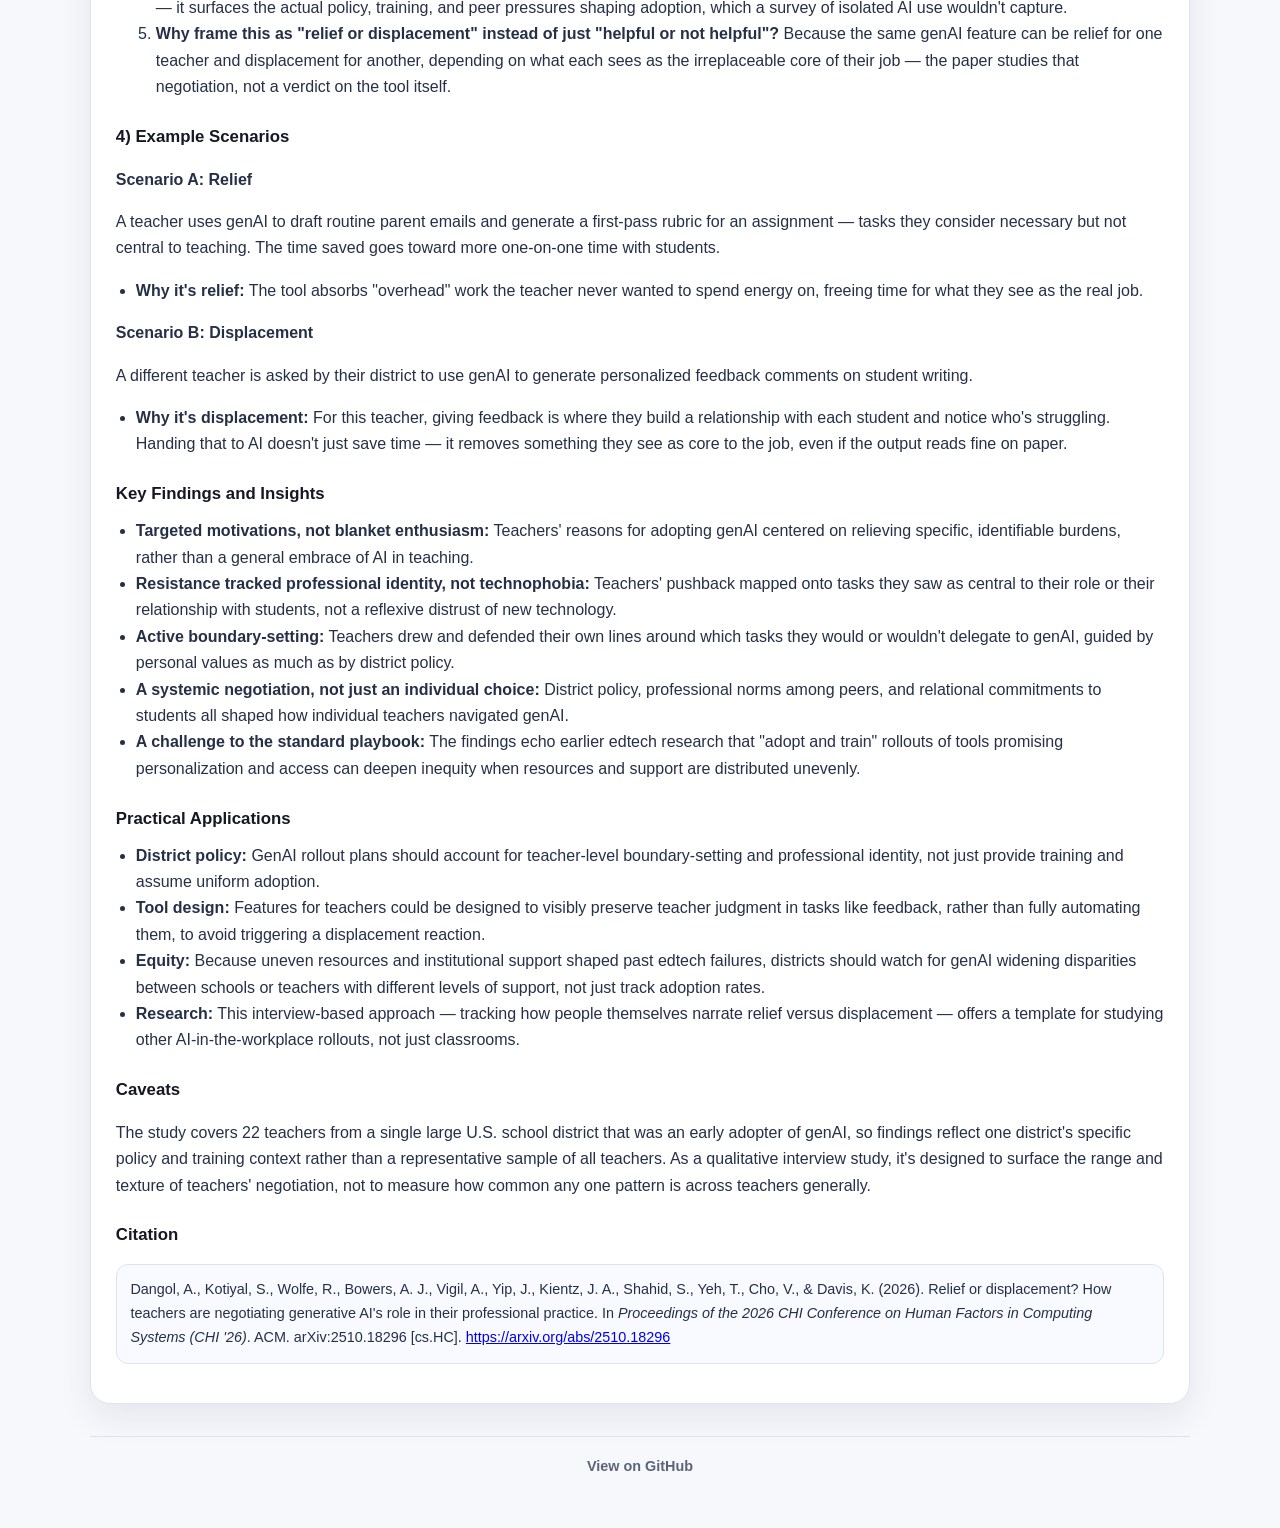
<file: relief-or-displacement-teachers-negotiating-generative-ai.html>
<!DOCTYPE html>
<html lang="en">
<head>
  <meta charset="UTF-8">
  <meta name="viewport" content="width=device-width, initial-scale=1.0">
  <meta name="description" content="Interviews with 22 teachers in an early-adopter school district show generative AI can feel like relief from overhead work or displacement of a teacher's professional judgment, depending on the task.">
  <title>Relief or Displacement? Teachers and Generative AI - Paper Explained</title>
  <link rel="stylesheet" href="styles.css">
</head>
<body>
  <a class="skip-link" href="#main-content">Skip to content</a>
  <main class="page" id="main-content">
    <nav class="paper-nav"><a href="index.html">&larr; Back to library</a></nav>
    <article class="paper">
      <h1>Relief or Displacement? How Teachers Are Negotiating Generative AI's Role in Their Professional Practice</h1>

      <section class="paper-section">
        <h2>Core Problem and Proposed Solution</h2>
        <p>Generative AI is entering K-12 classrooms quickly, through district-level policy rollouts and industry-led teacher trainings — the standard "adopt and train" playbook used for past edtech tools. Decades of edtech research show that tools promising personalization and access often deepen inequities, because resources, training, and institutional support are never distributed evenly. Rather than asking whether genAI improves outcomes, the authors ask how teachers in a district that already adopted it are actually negotiating its role inside their existing professional practice, policy environment, and relationships with students.</p>
      </section>

      <section class="paper-section">
        <h2>Methodology</h2>
        <ul>
          <li><b>Design:</b> Qualitative, interview-based study.</li>
          <li><b>Participants:</b> 22 teachers from a single large U.S. school district described as an early adopter of generative AI.</li>
          <li><b>Data collection:</b> Semi-structured interviews.</li>
          <li><b>Analysis focus:</b> Motivations driving adoption, factors underlying resistance, the boundaries teachers negotiate to align genAI use with their values, and the sociotechnical dynamics — district policy, professional norms, relational commitments — that shape how teachers navigate the tools' promises and risks.</li>
        </ul>
      </section>

      <section class="paper-section">
        <h2>Learning Framework Breakdown</h2>
        <p>To help master the core ideas, this section explains the paper using multiple learning frameworks, moving from definitions to intuition, root-cause reasoning, and practical examples.</p>
      </section>

      <section class="paper-section">
        <h2>1) Glossary of Key Terms</h2>
        <ul>
          <li><b>GenAI in classrooms:</b> Tools like chatbots or AI writing assistants teachers use for lesson planning, grading, feedback, or instruction.</li>
          <li><b>"Adopt and train" playbook:</b> The common edtech rollout pattern — give teachers a tool, run one training session, assume adoption follows.</li>
          <li><b>Sociotechnical dynamics:</b> How a technology's real-world use is shaped by social structures — policy, norms, relationships — not just by the tool's technical features.</li>
          <li><b>Relief vs. displacement:</b> The paper's framing for two opposite reactions to the same tool — genAI taking tedious work off a teacher's plate (relief), versus genAI crowding out judgment, relationships, or professional identity the teacher values (displacement).</li>
          <li><b>Boundary negotiation:</b> The ongoing, personal line-drawing teachers do about which tasks they will or won't hand to AI.</li>
        </ul>
      </section>

      <section class="paper-section">
        <h2>2) ELI5 (Explain Like I am Five)</h2>
        <p>Imagine handing every teacher in a school district a new assistant on the same day, with one training session, and saying "use this to save time." Some teachers feel instant relief — grading goes faster, lesson plans come together quicker. Others feel like something important is quietly being replaced — the part of the job where they actually think through a lesson, or know a struggling student well enough to give feedback themselves. This paper asks real teachers, in detail, which parts felt like relief and which parts felt like something being taken away, and why.</p>
      </section>

      <section class="paper-section">
        <h2>3) The 5 Whys (Root Cause Analysis)</h2>
        <p><b>Goal:</b> Understand why the same tool can feel like help to one teacher and loss to another.</p>
        <ol>
          <li><b>Why study teachers' lived experience instead of measuring whether genAI saves time or improves scores?</b> Because the "adopt and train" playbook has failed before even when a tool measurably saved time, if it clashed with teachers' values or deepened inequity — so negotiation matters as much as raw efficiency.</li>
          <li><b>Why would saving a teacher time ever feel bad?</b> Because tasks that look like "overhead" from a district's perspective — grading, feedback, lesson planning — can be exactly where a teacher's professional judgment and relationship with students actually lives.</li>
          <li><b>Why do teachers resist a tool meant to help them?</b> Because resistance here isn't about disliking AI itself — it's about defending which parts of the job a teacher considers core to their professional identity versus which parts they're willing to delegate.</li>
          <li><b>Why does one district's early adoption matter for understanding genAI broadly?</b> Because it's a real, in-progress rollout, not a lab study — it surfaces the actual policy, training, and peer pressures shaping adoption, which a survey of isolated AI use wouldn't capture.</li>
          <li><b>Why frame this as "relief or displacement" instead of just "helpful or not helpful"?</b> Because the same genAI feature can be relief for one teacher and displacement for another, depending on what each sees as the irreplaceable core of their job — the paper studies that negotiation, not a verdict on the tool itself.</li>
        </ol>
      </section>

      <section class="paper-section">
        <h2>4) Example Scenarios</h2>
        <p><b>Scenario A: Relief</b></p>
        <p>A teacher uses genAI to draft routine parent emails and generate a first-pass rubric for an assignment — tasks they consider necessary but not central to teaching. The time saved goes toward more one-on-one time with students.</p>
        <ul>
          <li><b>Why it's relief:</b> The tool absorbs "overhead" work the teacher never wanted to spend energy on, freeing time for what they see as the real job.</li>
        </ul>

        <p><b>Scenario B: Displacement</b></p>
        <p>A different teacher is asked by their district to use genAI to generate personalized feedback comments on student writing.</p>
        <ul>
          <li><b>Why it's displacement:</b> For this teacher, giving feedback is where they build a relationship with each student and notice who's struggling. Handing that to AI doesn't just save time — it removes something they see as core to the job, even if the output reads fine on paper.</li>
        </ul>
      </section>

      <section class="paper-section">
        <h2>Key Findings and Insights</h2>
        <ul>
          <li><b>Targeted motivations, not blanket enthusiasm:</b> Teachers' reasons for adopting genAI centered on relieving specific, identifiable burdens, rather than a general embrace of AI in teaching.</li>
          <li><b>Resistance tracked professional identity, not technophobia:</b> Teachers' pushback mapped onto tasks they saw as central to their role or their relationship with students, not a reflexive distrust of new technology.</li>
          <li><b>Active boundary-setting:</b> Teachers drew and defended their own lines around which tasks they would or wouldn't delegate to genAI, guided by personal values as much as by district policy.</li>
          <li><b>A systemic negotiation, not just an individual choice:</b> District policy, professional norms among peers, and relational commitments to students all shaped how individual teachers navigated genAI.</li>
          <li><b>A challenge to the standard playbook:</b> The findings echo earlier edtech research that "adopt and train" rollouts of tools promising personalization and access can deepen inequity when resources and support are distributed unevenly.</li>
        </ul>
      </section>

      <section class="paper-section">
        <h2>Practical Applications</h2>
        <ul>
          <li><b>District policy:</b> GenAI rollout plans should account for teacher-level boundary-setting and professional identity, not just provide training and assume uniform adoption.</li>
          <li><b>Tool design:</b> Features for teachers could be designed to visibly preserve teacher judgment in tasks like feedback, rather than fully automating them, to avoid triggering a displacement reaction.</li>
          <li><b>Equity:</b> Because uneven resources and institutional support shaped past edtech failures, districts should watch for genAI widening disparities between schools or teachers with different levels of support, not just track adoption rates.</li>
          <li><b>Research:</b> This interview-based approach — tracking how people themselves narrate relief versus displacement — offers a template for studying other AI-in-the-workplace rollouts, not just classrooms.</li>
        </ul>
      </section>

      <section class="paper-section">
        <h2>Caveats</h2>
        <p>The study covers 22 teachers from a single large U.S. school district that was an early adopter of genAI, so findings reflect one district's specific policy and training context rather than a representative sample of all teachers. As a qualitative interview study, it's designed to surface the range and texture of teachers' negotiation, not to measure how common any one pattern is across teachers generally.</p>
      </section>

      <section class="paper-section">
        <h2>Citation</h2>
        <p class="citation">Dangol, A., Kotiyal, S., Wolfe, R., Bowers, A. J., Vigil, A., Yip, J., Kientz, J. A., Shahid, S., Yeh, T., Cho, V., &amp; Davis, K. (2026). Relief or displacement? How teachers are negotiating generative AI's role in their professional practice. In <i>Proceedings of the 2026 CHI Conference on Human Factors in Computing Systems (CHI '26)</i>. ACM. arXiv:2510.18296 [cs.HC]. <a href="https://arxiv.org/abs/2510.18296" target="_blank" rel="noopener">https://arxiv.org/abs/2510.18296</a></p>
      </section>
    </article>

    <footer class="site-footer">
      <a href="https://github.com/clarkngo/paper-explained" target="_blank" rel="noopener">View on GitHub</a>
    </footer>
  </main>
  <script src="scripts.js"></script>
</body>
</html>
</file>
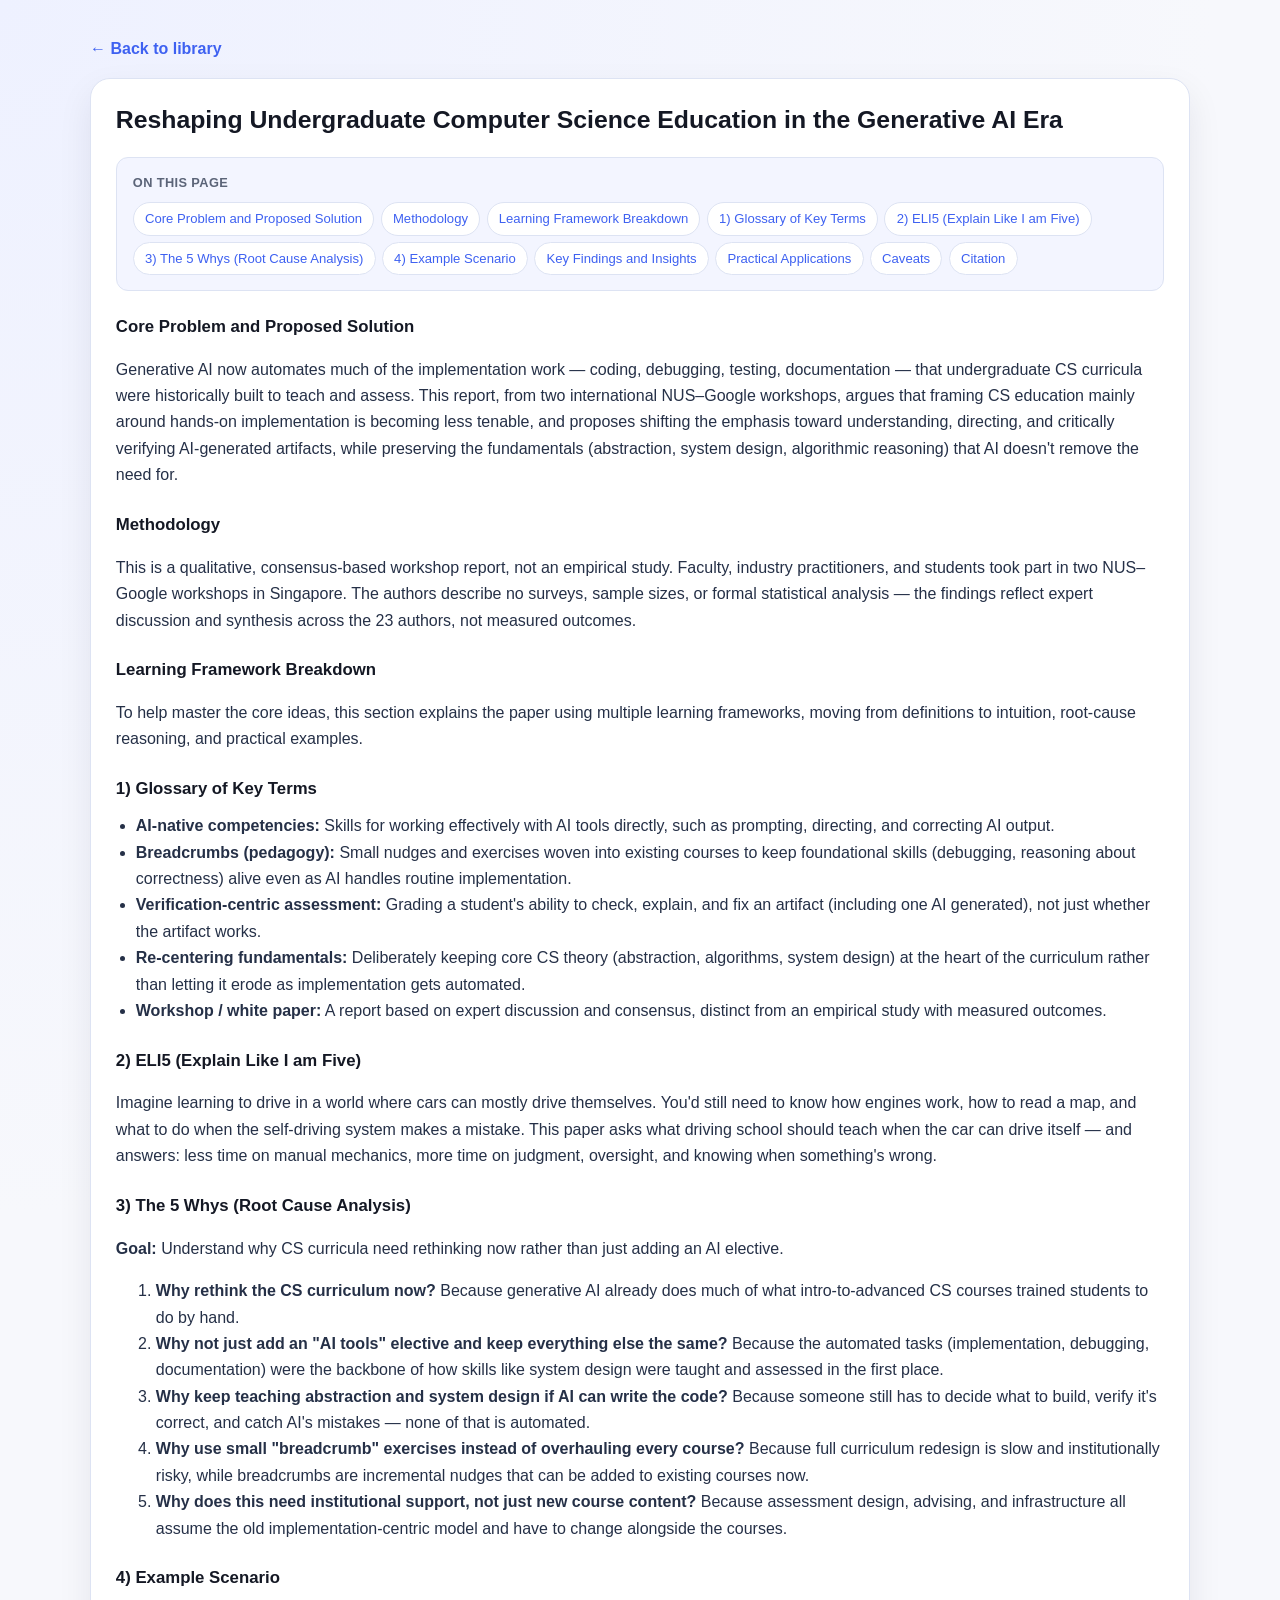
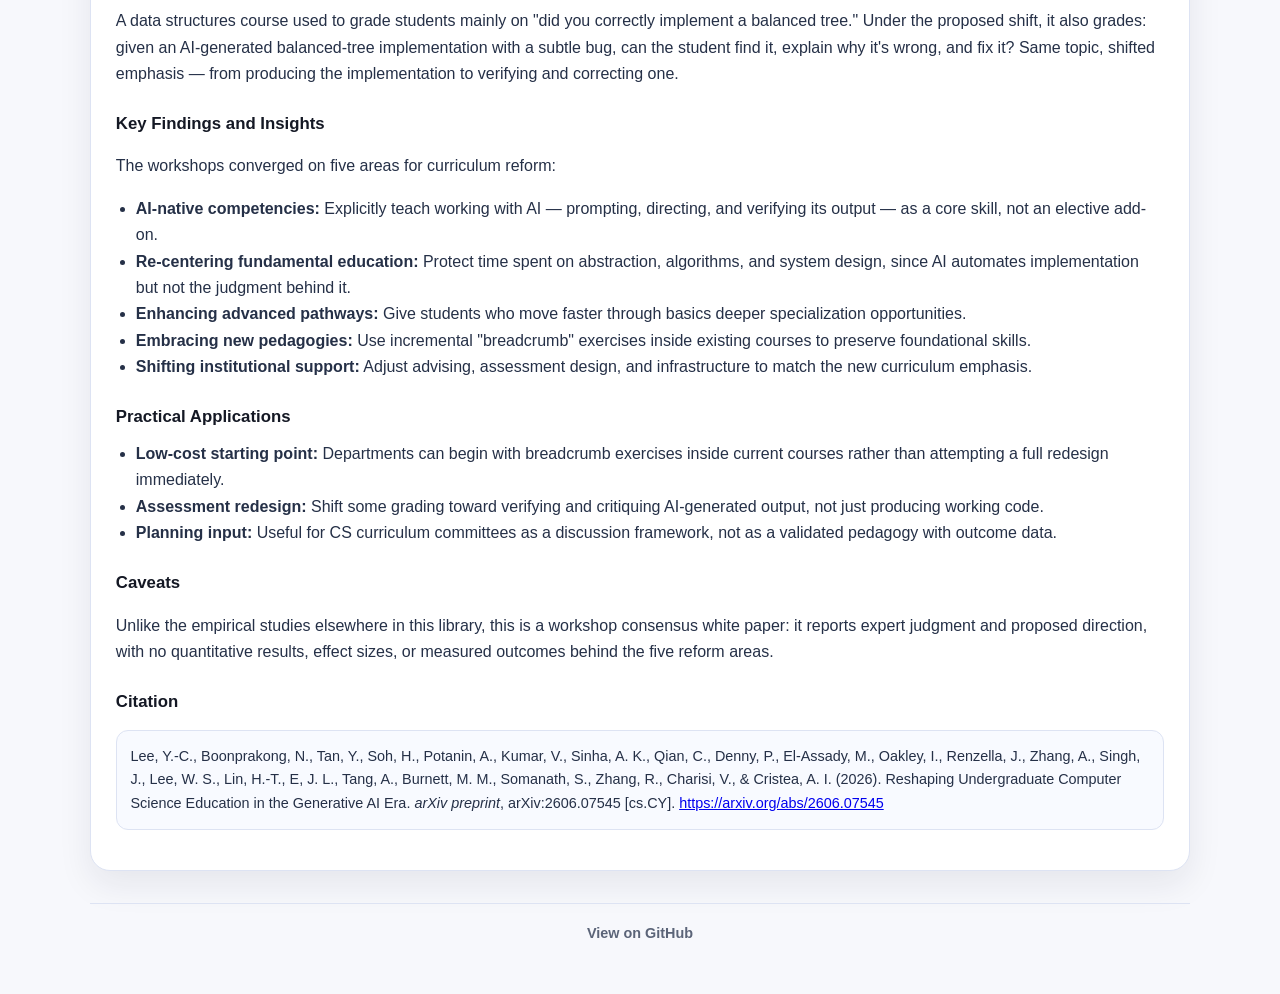
<file: reshaping-undergraduate-cs-education-in-the-generative-ai-era.html>
<!DOCTYPE html>
<html lang="en">
<head>
  <meta charset="UTF-8">
  <meta name="viewport" content="width=device-width, initial-scale=1.0">
  <meta name="description" content="A 23-author NUS–Google workshop report proposes shifting CS curricula from writing code toward verifying and directing AI-generated work.">
  <title>Reshaping Undergraduate CS Education in the Generative AI Era - Paper Explained</title>
  <link rel="stylesheet" href="styles.css">
</head>
<body>
  <a class="skip-link" href="#main-content">Skip to content</a>
  <main class="page" id="main-content">
    <nav class="paper-nav"><a href="index.html">&larr; Back to library</a></nav>
    <article class="paper">
      <h1>Reshaping Undergraduate Computer Science Education in the Generative AI Era</h1>

      <section class="paper-section">
        <h2>Core Problem and Proposed Solution</h2>
        <p>Generative AI now automates much of the implementation work — coding, debugging, testing, documentation — that undergraduate CS curricula were historically built to teach and assess. This report, from two international NUS–Google workshops, argues that framing CS education mainly around hands-on implementation is becoming less tenable, and proposes shifting the emphasis toward understanding, directing, and critically verifying AI-generated artifacts, while preserving the fundamentals (abstraction, system design, algorithmic reasoning) that AI doesn't remove the need for.</p>
      </section>

      <section class="paper-section">
        <h2>Methodology</h2>
        <p>This is a qualitative, consensus-based workshop report, not an empirical study. Faculty, industry practitioners, and students took part in two NUS–Google workshops in Singapore. The authors describe no surveys, sample sizes, or formal statistical analysis — the findings reflect expert discussion and synthesis across the 23 authors, not measured outcomes.</p>
      </section>

      <section class="paper-section">
        <h2>Learning Framework Breakdown</h2>
        <p>To help master the core ideas, this section explains the paper using multiple learning frameworks, moving from definitions to intuition, root-cause reasoning, and practical examples.</p>
      </section>

      <section class="paper-section">
        <h2>1) Glossary of Key Terms</h2>
        <ul>
          <li><b>AI-native competencies:</b> Skills for working effectively with AI tools directly, such as prompting, directing, and correcting AI output.</li>
          <li><b>Breadcrumbs (pedagogy):</b> Small nudges and exercises woven into existing courses to keep foundational skills (debugging, reasoning about correctness) alive even as AI handles routine implementation.</li>
          <li><b>Verification-centric assessment:</b> Grading a student's ability to check, explain, and fix an artifact (including one AI generated), not just whether the artifact works.</li>
          <li><b>Re-centering fundamentals:</b> Deliberately keeping core CS theory (abstraction, algorithms, system design) at the heart of the curriculum rather than letting it erode as implementation gets automated.</li>
          <li><b>Workshop / white paper:</b> A report based on expert discussion and consensus, distinct from an empirical study with measured outcomes.</li>
        </ul>
      </section>

      <section class="paper-section">
        <h2>2) ELI5 (Explain Like I am Five)</h2>
        <p>Imagine learning to drive in a world where cars can mostly drive themselves. You'd still need to know how engines work, how to read a map, and what to do when the self-driving system makes a mistake. This paper asks what driving school should teach when the car can drive itself — and answers: less time on manual mechanics, more time on judgment, oversight, and knowing when something's wrong.</p>
      </section>

      <section class="paper-section">
        <h2>3) The 5 Whys (Root Cause Analysis)</h2>
        <p><b>Goal:</b> Understand why CS curricula need rethinking now rather than just adding an AI elective.</p>
        <ol>
          <li><b>Why rethink the CS curriculum now?</b> Because generative AI already does much of what intro-to-advanced CS courses trained students to do by hand.</li>
          <li><b>Why not just add an "AI tools" elective and keep everything else the same?</b> Because the automated tasks (implementation, debugging, documentation) were the backbone of how skills like system design were taught and assessed in the first place.</li>
          <li><b>Why keep teaching abstraction and system design if AI can write the code?</b> Because someone still has to decide what to build, verify it's correct, and catch AI's mistakes — none of that is automated.</li>
          <li><b>Why use small "breadcrumb" exercises instead of overhauling every course?</b> Because full curriculum redesign is slow and institutionally risky, while breadcrumbs are incremental nudges that can be added to existing courses now.</li>
          <li><b>Why does this need institutional support, not just new course content?</b> Because assessment design, advising, and infrastructure all assume the old implementation-centric model and have to change alongside the courses.</li>
        </ol>
      </section>

      <section class="paper-section">
        <h2>4) Example Scenario</h2>
        <p>A data structures course used to grade students mainly on "did you correctly implement a balanced tree." Under the proposed shift, it also grades: given an AI-generated balanced-tree implementation with a subtle bug, can the student find it, explain why it's wrong, and fix it? Same topic, shifted emphasis — from producing the implementation to verifying and correcting one.</p>
      </section>

      <section class="paper-section">
        <h2>Key Findings and Insights</h2>
        <p>The workshops converged on five areas for curriculum reform:</p>
        <ul>
          <li><b>AI-native competencies:</b> Explicitly teach working with AI — prompting, directing, and verifying its output — as a core skill, not an elective add-on.</li>
          <li><b>Re-centering fundamental education:</b> Protect time spent on abstraction, algorithms, and system design, since AI automates implementation but not the judgment behind it.</li>
          <li><b>Enhancing advanced pathways:</b> Give students who move faster through basics deeper specialization opportunities.</li>
          <li><b>Embracing new pedagogies:</b> Use incremental "breadcrumb" exercises inside existing courses to preserve foundational skills.</li>
          <li><b>Shifting institutional support:</b> Adjust advising, assessment design, and infrastructure to match the new curriculum emphasis.</li>
        </ul>
      </section>

      <section class="paper-section">
        <h2>Practical Applications</h2>
        <ul>
          <li><b>Low-cost starting point:</b> Departments can begin with breadcrumb exercises inside current courses rather than attempting a full redesign immediately.</li>
          <li><b>Assessment redesign:</b> Shift some grading toward verifying and critiquing AI-generated output, not just producing working code.</li>
          <li><b>Planning input:</b> Useful for CS curriculum committees as a discussion framework, not as a validated pedagogy with outcome data.</li>
        </ul>
      </section>

      <section class="paper-section">
        <h2>Caveats</h2>
        <p>Unlike the empirical studies elsewhere in this library, this is a workshop consensus white paper: it reports expert judgment and proposed direction, with no quantitative results, effect sizes, or measured outcomes behind the five reform areas.</p>
      </section>

      <section class="paper-section">
        <h2>Citation</h2>
        <p class="citation">Lee, Y.-C., Boonprakong, N., Tan, Y., Soh, H., Potanin, A., Kumar, V., Sinha, A. K., Qian, C., Denny, P., El-Assady, M., Oakley, I., Renzella, J., Zhang, A., Singh, J., Lee, W. S., Lin, H.-T., E, J. L., Tang, A., Burnett, M. M., Somanath, S., Zhang, R., Charisi, V., &amp; Cristea, A. I. (2026). Reshaping Undergraduate Computer Science Education in the Generative AI Era. <i>arXiv preprint</i>, arXiv:2606.07545 [cs.CY]. <a href="https://arxiv.org/abs/2606.07545" target="_blank" rel="noopener">https://arxiv.org/abs/2606.07545</a></p>
      </section>
    </article>

    <footer class="site-footer">
      <a href="https://github.com/clarkngo/paper-explained" target="_blank" rel="noopener">View on GitHub</a>
    </footer>
  </main>
  <script src="scripts.js"></script>
</body>
</html>
</file>
<file: styles.css>
:root {
  --bg: #f7f8fc;
  --surface: #ffffff;
  --surface-muted: #f3f5ff;
  --text: #141824;
  --text-muted: #5b6478;
  --primary: #5b7cfa;
  --primary-strong: #3e61f1;
  --border: #dde3f3;
  --shadow: 0 14px 34px rgba(23, 31, 56, 0.08);
  --radius-lg: 16px;
  --radius-md: 12px;
}

* {
  box-sizing: border-box;
}

html {
  scroll-behavior: smooth;
}

body {
  margin: 0;
  font-family: Inter, -apple-system, BlinkMacSystemFont, "Segoe UI", Roboto, Helvetica, Arial, sans-serif;
  background: radial-gradient(circle at top left, #eef1ff 0%, var(--bg) 42%);
  color: var(--text);
  line-height: 1.65;
}

.visually-hidden {
  position: absolute;
  width: 1px;
  height: 1px;
  overflow: hidden;
  clip: rect(0 0 0 0);
  white-space: nowrap;
}

.skip-link {
  position: absolute;
  top: -3rem;
  left: 1rem;
  z-index: 10;
  background: var(--primary-strong);
  color: #fff;
  padding: 0.6rem 1rem;
  border-radius: var(--radius-md);
  text-decoration: none;
  font-weight: 600;
  transition: top 0.15s ease;
}

.skip-link:focus {
  top: 1rem;
}

a:focus-visible,
button:focus-visible,
input:focus-visible {
  outline: 3px solid var(--primary-strong);
  outline-offset: 2px;
  border-radius: 6px;
}

.page {
  width: min(1100px, calc(100% - 2rem));
  margin: 2.25rem auto 3rem;
}

@media (max-width: 480px) {
  .page {
    margin-top: 1.25rem;
    margin-bottom: 2rem;
  }

  .hero {
    padding: 1.5rem 1.25rem;
  }
}

.hero {
  background: linear-gradient(135deg, #191f3e, #2f3f74 50%, #4560b8);
  color: #f6f8ff;
  border-radius: 22px;
  padding: 2.25rem 2rem;
  box-shadow: var(--shadow);
}

.hero h1 {
  margin: 0;
  font-size: clamp(1.9rem, 3vw, 2.6rem);
}

.hero p {
  margin: 0.9rem 0 0;
  max-width: 780px;
  color: rgba(246, 248, 255, 0.9);
}

.section-title {
  font-size: 1.35rem;
  margin: 1.75rem 0 0.85rem;
}

.search-row {
  margin-top: 1.1rem;
}

.search-input {
  width: 100%;
  max-width: 360px;
  border: 1px solid rgba(255, 255, 255, 0.3);
  background: rgba(255, 255, 255, 0.12);
  color: #f6f8ff;
  border-radius: 999px;
  padding: 0.6rem 1rem;
  font-size: 0.95rem;
}

.search-input::placeholder {
  color: rgba(246, 248, 255, 0.7);
}

.search-input:focus-visible {
  outline: 2px solid #fff;
  outline-offset: 1px;
}

@media (max-width: 480px) {
  .search-input {
    max-width: 100%;
  }
}

.tag-row {
  margin-top: 1rem;
  display: flex;
  flex-wrap: wrap;
  gap: 0.5rem;
}

.tag {
  border: 1px solid rgba(255, 255, 255, 0.25);
  color: #e8eeff;
  background: rgba(255, 255, 255, 0.09);
  border-radius: 999px;
  padding: 0.45rem 0.8rem;
  font-size: 0.9rem;
  cursor: pointer;
  transition: 0.2s ease;
}

.tag:hover,
.tag.active {
  background: #fff;
  color: #24335f;
}

.result-count {
  margin: 1rem 0 0;
  color: var(--text-muted);
  font-size: 0.9rem;
}

.grid {
  margin-top: 1.2rem;
  display: grid;
  grid-template-columns: repeat(auto-fill, minmax(250px, 1fr));
  gap: 1rem;
}

@media (max-width: 420px) {
  .grid {
    grid-template-columns: 1fr;
  }
}

.card {
  display: block;
  text-decoration: none;
  background: var(--surface);
  border: 1px solid var(--border);
  border-radius: var(--radius-lg);
  padding: 1.1rem 1.05rem;
  color: var(--text);
  box-shadow: 0 8px 20px rgba(22, 28, 47, 0.05);
  transition: transform 0.2s ease, box-shadow 0.2s ease, border-color 0.2s ease;
}

.card:hover,
.card:focus-visible {
  transform: translateY(-4px);
  border-color: #b8c6ef;
  box-shadow: 0 16px 28px rgba(27, 38, 69, 0.12);
}

.card h3 {
  margin: 0 0 0.55rem;
  font-size: 1.05rem;
}

.card p {
  margin: 0;
  color: var(--text-muted);
  font-size: 0.95rem;
}

.meta {
  margin-top: 0.75rem;
  display: flex;
  flex-wrap: wrap;
  gap: 0.4rem;
}

.meta span {
  background: var(--surface-muted);
  border: 1px solid var(--border);
  color: #3e4b6b;
  border-radius: 999px;
  padding: 0.2rem 0.5rem;
  font-size: 0.75rem;
}

.paper-nav {
  margin-bottom: 1rem;
}

.paper-nav a {
  color: var(--primary-strong);
  text-decoration: none;
  font-weight: 600;
}

.paper {
  background: var(--surface);
  border: 1px solid var(--border);
  border-radius: 20px;
  padding: 1.55rem;
  box-shadow: var(--shadow);
}

.paper h1 {
  margin-top: 0;
  font-size: clamp(1.35rem, 2.6vw, 1.55rem);
  line-height: 1.3;
}

.paper-toc {
  margin: 1.1rem 0 1.4rem;
  padding: 0.9rem 1rem;
  background: var(--surface-muted);
  border: 1px solid var(--border);
  border-radius: var(--radius-md);
}

.paper-toc-title {
  margin: 0 0 0.55rem;
  font-size: 0.8rem;
  font-weight: 700;
  letter-spacing: 0.03em;
  text-transform: uppercase;
  color: var(--text-muted);
}

.paper-toc ul {
  margin: 0;
  padding: 0;
  list-style: none;
  display: flex;
  flex-wrap: wrap;
  gap: 0.4rem;
}

.paper-toc a {
  display: inline-block;
  background: var(--surface);
  border: 1px solid var(--border);
  border-radius: 999px;
  padding: 0.3rem 0.7rem;
  font-size: 0.82rem;
  color: var(--primary-strong);
  text-decoration: none;
}

.paper-toc a:hover,
.paper-toc a:focus-visible {
  background: var(--primary);
  color: #fff;
  border-color: var(--primary);
}

.paper-section {
  margin-top: 1.4rem;
  scroll-margin-top: 1rem;
}

.paper-section h2 {
  margin: 0 0 0.65rem;
  font-size: 1.05rem;
}

.paper-section ul {
  margin: 0;
  padding-left: 1.25rem;
}

.paper-section p,
.paper-section li {
  color: #253047;
}

.callout {
  background: var(--surface-muted);
  border-left: 4px solid var(--primary);
  border-radius: 0 var(--radius-md) var(--radius-md) 0;
  padding: 0.9rem 1.1rem;
  color: #2f3b57;
}

.callout-label {
  display: block;
  font-size: 0.78rem;
  font-weight: 700;
  letter-spacing: 0.03em;
  text-transform: uppercase;
  color: var(--primary-strong);
  margin-bottom: 0.4rem;
}

.citation {
  background: #f8faff;
  border: 1px solid var(--border);
  border-radius: var(--radius-md);
  padding: 0.85rem;
  color: #42506f;
  font-size: 0.9rem;
}

.site-footer {
  margin-top: 2rem;
  padding-top: 1rem;
  border-top: 1px solid var(--border);
  text-align: center;
}

.site-footer a {
  color: var(--text-muted);
  text-decoration: none;
  font-size: 0.9rem;
  font-weight: 600;
}

.site-footer a:hover {
  color: var(--primary-strong);
}
</file>
